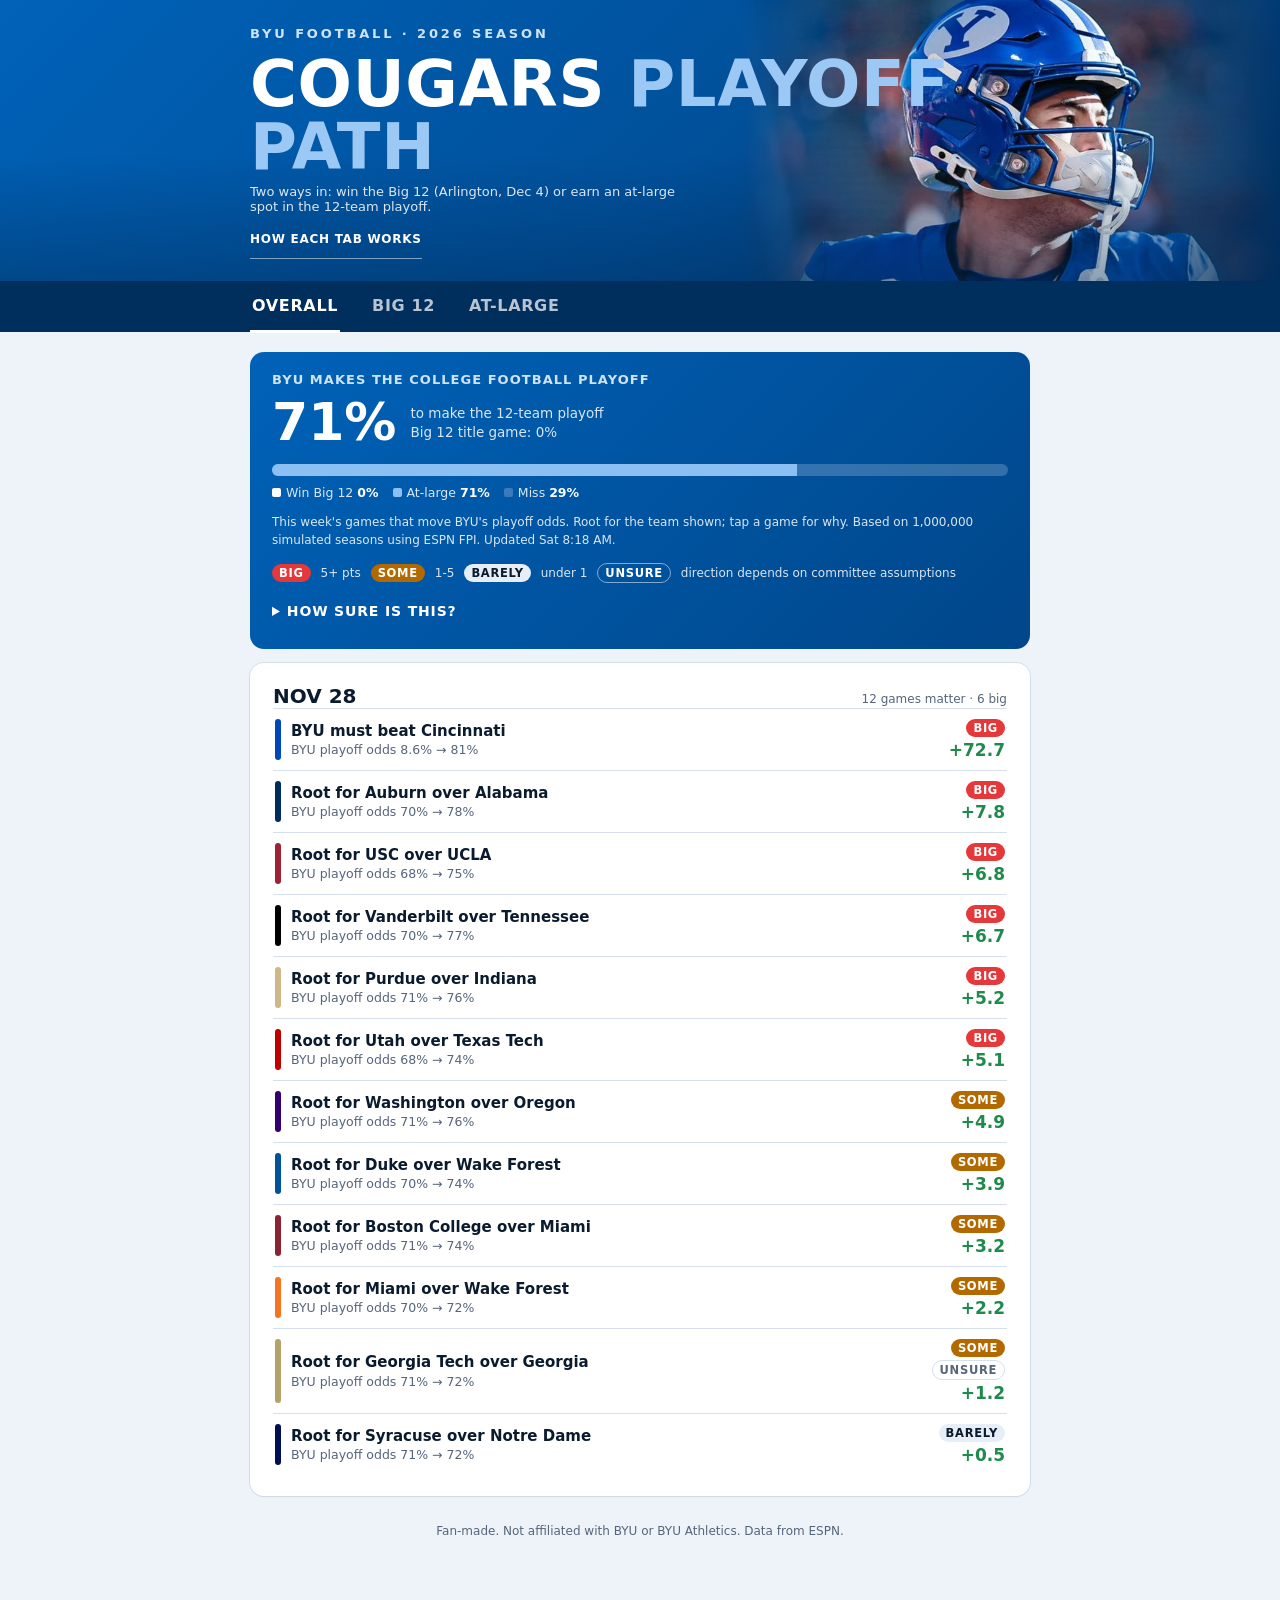
<file: index.html>
<!doctype html><html lang="en"><head><meta charset="utf-8"><title>BYU Playoff Path</title>
<meta http-equiv="refresh" content="0; url=docs/"><link rel="canonical" href="docs/"></head>
<body><a href="docs/">BYU Playoff Path</a></body></html>
</file>
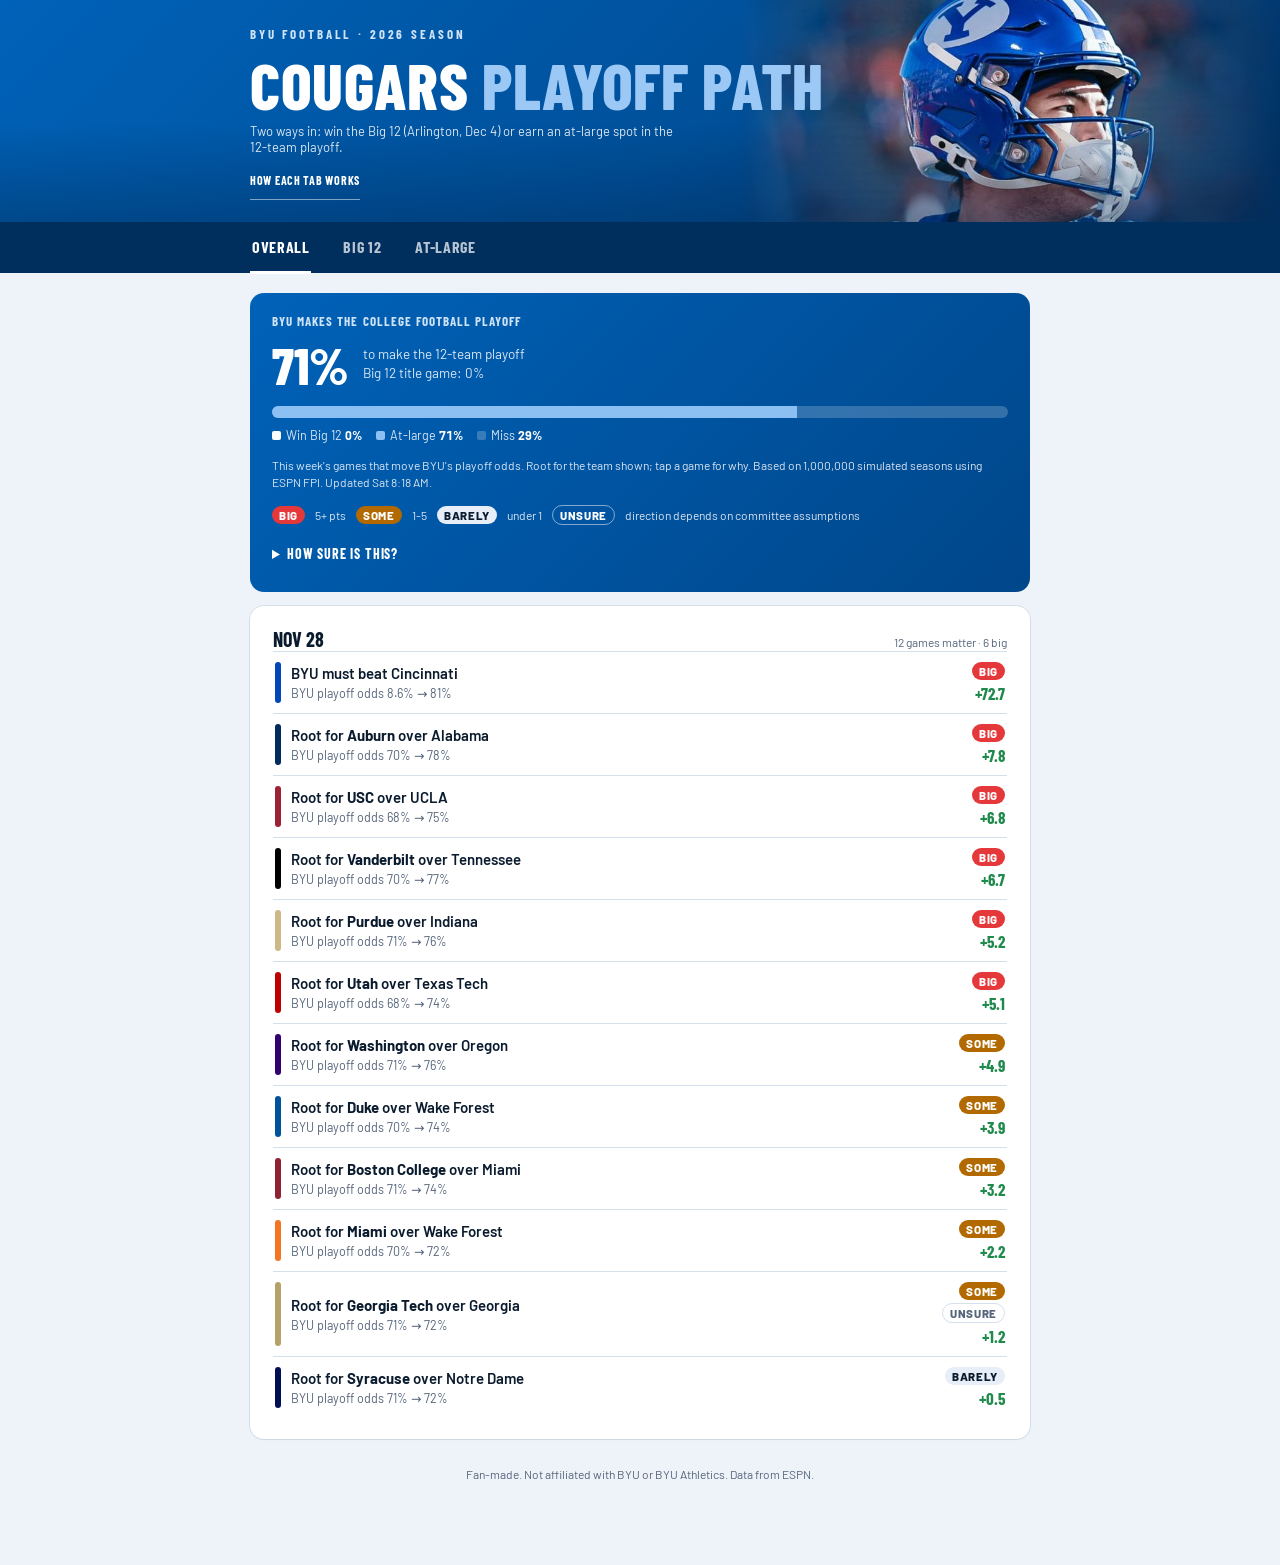
<file: docs/index.html>
<!doctype html><html lang="en"><head><meta charset="utf-8"><meta name="viewport" content="width=device-width,initial-scale=1,viewport-fit=cover"><meta name="description" content="BYU's path to the College Football Playoff: Big 12 title odds, at-large odds and who to root for, live."><style>:root{color-scheme:light;padding-top:env(safe-area-inset-top,0px);padding-bottom:env(safe-area-inset-bottom,0px)}body{margin:0;font:14px system-ui,-apple-system,sans-serif}img{max-width:100%}[hidden]{display:none!important}</style><title>BYU Playoff Path</title>
<meta name="claude:viewport-fit-sides" content="cover">
<link rel="preconnect" href="https://fonts.googleapis.com">
<link rel="stylesheet" href="https://fonts.googleapis.com/css2?family=Barlow+Condensed:wght@600;700;800&family=Barlow:wght@400;500;600&display=swap">
<style>
/* Layout: stadium-scoreboard header, title-game card, contender board, week-by-week pick list */
/* BYU athletics palette: royal blue #0062B8, navy #002E5D, white */
:root{
  --bg:#eef3f9; --card:#ffffff; --fg:#0b1b2e; --muted:#56657a; --line:#d6e0ec;
  --accent:#0062B8; --chip:#e7eef7; --good:#1f8a4c; --warn:#b26a00;
  --royal:#0062B8; --navy:#002E5D; --onroyal:#ffffff;
  --display:"Barlow Condensed","Arial Narrow",system-ui,sans-serif;
  --body:"Barlow",system-ui,-apple-system,sans-serif;
}
@media (prefers-color-scheme: dark){:root:not([data-theme="light"]){
  --bg:#06121f; --card:#0d1e33; --fg:#eef4fb; --muted:#93a6bf; --line:#1d3350; --accent:#5aa7ff; --chip:#15294a; --good:#4cc47f; --warn:#e8a33a; --royal:#0062B8; --navy:#002E5D; color-scheme:dark}}
:root[data-theme="dark"]{--bg:#06121f; --card:#0d1e33; --fg:#eef4fb; --muted:#93a6bf; --line:#1d3350; --accent:#5aa7ff; --chip:#15294a; --good:#4cc47f; --warn:#e8a33a; --royal:#0062B8; --navy:#002E5D; color-scheme:dark}
*{box-sizing:border-box}
[hidden]{display:none!important}
body{background:var(--bg);color:var(--fg);font-family:var(--body);font-size:15px;
  padding-left:max(14px,env(safe-area-inset-left,0px));padding-right:max(14px,env(safe-area-inset-right,0px));padding-block:12px 40px}
.wrap{max-width:560px;margin:0 auto;display:flex;flex-direction:column;gap:14px}
h1{font-family:var(--display);font-weight:800;font-size:30px;letter-spacing:.01em;margin:0;line-height:1;text-transform:uppercase}
h1 span{color:#9cc8f5}
.sub{color:rgba(255,255,255,.86);font-size:13px;margin-top:4px}
/* royal blue header band, edge to edge */
.wrap > header{background:var(--royal);color:var(--onroyal);margin-inline:calc(50% - 50vw);margin-top:-12px;padding:22px max(16px, calc(50vw - 280px)) 18px;border-bottom:4px solid var(--navy)}
.wrap > header .howto{background:rgba(255,255,255,.1);border-color:rgba(255,255,255,.25);color:#fff}
.wrap > header .howto summary,.wrap > header .howgrid p,.wrap > header .howgrid i{color:#fff}
.seg button[aria-selected="true"]{color:var(--royal)!important}
@media (prefers-color-scheme: dark){:root:not([data-theme="light"]) .seg button[aria-selected="true"]{color:#fff!important}}
.fanote{font-size:12px;color:var(--muted);text-align:center;margin-top:8px}
.card{background:var(--card);border:1px solid var(--line);border-radius:14px;padding:14px}
.label{font-family:var(--display);font-weight:700;text-transform:uppercase;letter-spacing:.08em;font-size:13px;color:var(--muted)}
/* title game */
.tg{position:sticky;top:env(safe-area-inset-top,0px);z-index:5;box-shadow:0 6px 18px rgba(0,0,0,.08)}
.tg-row{display:grid;grid-template-columns:1fr auto 1fr;align-items:center;gap:8px;margin-top:8px}
.slot{border-radius:10px;padding:10px;min-height:62px;display:flex;flex-direction:column;justify-content:center;color:#fff;background:var(--chip)}
.slot.tbd{color:var(--muted);border:1px dashed var(--line);background:transparent}
.slot .nm{font-family:var(--display);font-weight:800;font-size:22px;line-height:1;text-transform:uppercase}
.slot .rec{font-size:12px;opacity:.9;margin-top:3px}
.vs{font-family:var(--display);font-weight:700;color:var(--muted)}
.tg-foot{display:flex;justify-content:space-between;align-items:center;gap:8px;margin-top:10px;font-size:12.5px;color:var(--muted)}
.btns{display:flex;gap:6px}
button{font:inherit;cursor:pointer}
.ghost{background:var(--chip);color:var(--fg);border:0;border-radius:8px;padding:7px 10px;font-weight:600;font-size:13px}
.ghost:focus-visible,.tbtn:focus-visible,.tab:focus-visible{outline:2px solid var(--accent);outline-offset:2px}
/* contenders */
.ct{display:flex;flex-direction:column;gap:7px;margin-top:10px}
.crow{display:grid;grid-template-columns:8px minmax(0,1fr) 46px 58px;gap:10px;align-items:center}
.sw{width:8px;height:28px;border-radius:3px}
.cname{font-weight:600;min-width:0}
.cname small{display:block;color:var(--muted);font-weight:400;font-size:12px}
.crec{font-variant-numeric:tabular-nums;color:var(--muted);font-size:13px;text-align:right}
.cpct{font-family:var(--display);font-weight:700;font-size:19px;text-align:right;font-variant-numeric:tabular-nums}
.bar{grid-column:2/5;height:4px;background:var(--chip);border-radius:2px;overflow:hidden;margin-top:-3px}
.bar i{display:block;height:100%;background:var(--accent)}
.pill{display:inline-block;font-size:11px;font-weight:700;padding:1px 6px;border-radius:99px;margin-left:6px;vertical-align:1px;text-transform:uppercase;letter-spacing:.04em}
.pill.in{background:var(--good);color:#fff}.pill.out{background:var(--chip);color:var(--muted)}
.more{margin-top:10px;width:100%}
/* weeks */
.tabs{display:flex;gap:6px;overflow-x:auto;padding-bottom:2px}
.tab{flex:1;min-width:70px;border:1px solid var(--line);background:var(--card);color:var(--fg);border-radius:10px;padding:8px 6px;font-family:var(--display);font-weight:700;font-size:16px;text-transform:uppercase}
.tab small{display:block;font-family:var(--body);font-weight:500;font-size:11px;color:var(--muted);text-transform:none}
.tab[aria-selected="true"]{background:var(--fg);color:var(--bg);border-color:var(--fg)}
.tab[aria-selected="true"] small{color:var(--bg);opacity:.75}
.games{display:flex;flex-direction:column;gap:8px}
.game{display:grid;grid-template-columns:1fr 26px 1fr;gap:6px;align-items:stretch}
.at{align-self:center;text-align:center;color:var(--muted);font-size:12px;font-weight:600}
.tbtn{border:1.5px solid var(--line);background:var(--card);color:var(--fg);border-radius:10px;padding:10px 8px;min-height:52px;text-align:left;display:flex;flex-direction:column;justify-content:center;transition:background .12s,opacity .12s}
.tbtn .tn{font-family:var(--display);font-weight:700;font-size:18px;line-height:1.05;text-transform:uppercase}
.tbtn .tr{font-size:11.5px;color:var(--muted)}
.tbtn.win{color:#fff;border-color:transparent}
.tbtn.win .tr{color:#fff;opacity:.85}
.tbtn.lose{opacity:.45}
.game.hot .tbtn:not(.win){border-color:color-mix(in srgb,var(--accent) 45%,var(--line))}
.wkbar{display:flex;justify-content:space-between;align-items:center;gap:8px;flex-wrap:wrap}
.legend{font-size:12px;color:var(--muted)}
.legend b{color:var(--accent)}
.tag{display:inline-block;font-size:10.5px;font-weight:700;letter-spacing:.04em;padding:1px 5px;border-radius:4px;margin-left:4px;background:var(--chip);color:var(--muted);vertical-align:1px}
.tbtn.win .tag{background:rgba(255,255,255,.22);color:#fff}
.gwrap{display:flex;flex-direction:column;gap:4px}
.gmeta{display:flex;justify-content:space-between;font-size:11.5px;color:var(--muted);padding:0 2px}
.gmeta .sw-l{color:var(--accent);font-weight:700;text-transform:uppercase;letter-spacing:.05em}
.gmeta .up{color:var(--warn);font-weight:700;text-transform:uppercase;letter-spacing:.05em}
.game.swing .tbtn{border-color:var(--accent)}
.tab .dot{color:var(--accent)}
.sc{float:right;font-family:var(--display);font-weight:800;font-size:20px;margin-left:6px}
.tbtn.final{cursor:default}
.gmeta .fin{font-weight:700;text-transform:uppercase;letter-spacing:.05em}
.gmeta .live,.tab .livedot{color:#e5383b;font-weight:700}
.livebar{font-size:12.5px;color:var(--muted)}
.howto{margin-top:10px;background:var(--card);border:1px solid var(--line);border-radius:12px;padding:10px 12px}
.howto summary{font-family:var(--display);font-weight:700;text-transform:uppercase;letter-spacing:.06em;font-size:14px;cursor:pointer}
.howgrid{display:flex;flex-direction:column;gap:12px;margin-top:10px}
.howgrid b{font-family:var(--display);font-size:16px;text-transform:uppercase;letter-spacing:.03em}
.howgrid p{margin:5px 0 0;font-size:13.5px;line-height:1.45;color:var(--fg)}
.howgrid i{color:var(--muted);font-style:normal;font-weight:600}
/* standings */
table{width:100%;border-collapse:collapse;font-size:14px;font-variant-numeric:tabular-nums}
td{padding:6px 4px;border-top:1px solid var(--line)}
td.r{text-align:right;color:var(--muted)}
tr.top td{font-weight:700}
.why{margin:8px 0 0;padding-left:18px;color:var(--muted);font-size:13px;display:flex;flex-direction:column;gap:4px}
.why b{color:var(--fg);font-weight:600}
.note{font-size:12px;color:var(--muted);line-height:1.45}
details summary{cursor:pointer;font-family:var(--display);font-weight:700;text-transform:uppercase;letter-spacing:.06em;font-size:14px}
@media (prefers-reduced-motion:reduce){.tbtn{transition:none}}
</style>
<style>
.seg{display:grid;grid-template-columns:repeat(3,1fr);background:var(--chip);border-radius:12px;padding:4px;gap:4px}
.seg button{font-size:14px!important;padding:9px 4px!important;border:0;background:transparent;color:var(--muted);border-radius:9px;padding:9px;font-family:var(--display);font-weight:700;font-size:16px;text-transform:uppercase;letter-spacing:.04em}
.seg button[aria-selected="true"]{background:var(--card);color:var(--fg);box-shadow:0 1px 3px rgba(0,0,0,.12)}
.seg button:focus-visible{outline:2px solid var(--accent);outline-offset:2px}
.odds{display:flex;flex-direction:column;gap:8px;margin-top:10px}
.orow{display:grid;grid-template-columns:8px minmax(0,1fr) 52px 52px;gap:10px;align-items:center;border:0;background:transparent;color:var(--fg);text-align:left;padding:2px 0}
.orow .cname small{display:block;color:var(--muted);font-size:12px}
.ohead{display:grid;grid-template-columns:8px minmax(0,1fr) 52px 52px;gap:10px;font-size:11px;color:var(--muted);text-transform:uppercase;letter-spacing:.06em;font-weight:600}
.ohead span:nth-child(n+3),.orow .num{text-align:right}
.num{font-family:var(--display);font-weight:700;font-size:19px;font-variant-numeric:tabular-nums}
.num.dim{color:var(--muted);font-size:16px}
.mu{display:flex;flex-direction:column;gap:6px;margin-top:10px}
.murow{display:grid;grid-template-columns:minmax(0,1fr) 56px;gap:8px;align-items:center}
.mubar{height:30px;border-radius:7px;display:flex;overflow:hidden;font-size:13px;font-weight:600;color:#fff}
.mubar span{display:flex;align-items:center;padding:0 8px;white-space:nowrap;overflow:hidden;text-overflow:ellipsis;min-width:0;flex:1}
.chips{display:flex;gap:6px;overflow-x:auto;padding-bottom:4px;margin-top:10px}
.chipb{flex:none;border:1.5px solid var(--line);background:var(--card);color:var(--fg);border-radius:99px;padding:6px 12px;font-weight:600;font-size:13.5px}
.chipb[aria-pressed="true"]{color:#fff;border-color:transparent}
.chipb:focus-visible{outline:2px solid var(--accent);outline-offset:2px}
.big{display:flex;align-items:baseline;gap:10px;margin-top:10px}
.big b{font-family:var(--display);font-size:44px;line-height:1;font-weight:800}
.big span{color:var(--muted);font-size:13px}
.ptable{width:100%;border-collapse:collapse;margin-top:10px;font-size:13.5px}
.ptable th{font-size:11px;text-transform:uppercase;letter-spacing:.05em;color:var(--muted);font-weight:600;text-align:left;padding:4px}
.ptable th.r,.ptable td.r{text-align:right}
.ptable td{padding:7px 4px;border-top:1px solid var(--line);vertical-align:middle}
.wl{display:inline-flex;gap:3px;flex-wrap:wrap}
.wl i{font-style:normal;font-size:11px;font-weight:700;padding:2px 5px;border-radius:4px;background:var(--chip);color:var(--muted)}
.wl i.w{background:var(--good);color:#fff}
.res{font-family:var(--display);font-weight:700;font-size:16px;font-variant-numeric:tabular-nums}
.res.lock{color:var(--good)} .res.out{color:var(--muted)}
.root{display:flex;flex-direction:column;gap:6px;margin-top:8px}
.rrow{display:grid;grid-template-columns:minmax(0,1fr) auto;gap:8px;font-size:13.5px;padding:7px 0;border-top:1px solid var(--line)}
.rrow small{display:block;color:var(--muted);font-size:12px}
.delta{font-family:var(--display);font-weight:700;color:var(--good);font-size:16px;text-align:right}
.sched{display:flex;flex-direction:column;gap:4px;margin-top:8px;font-size:13.5px}
.sched div{display:flex;justify-content:space-between;gap:8px}
.sched span:last-child{color:var(--muted);font-variant-numeric:tabular-nums}
.h3{font-family:var(--display);font-weight:700;text-transform:uppercase;letter-spacing:.06em;font-size:14px;margin-top:16px}
.pbrows{display:flex;flex-direction:column;gap:6px;margin-top:10px}
.pbrow{display:flex;justify-content:space-between;align-items:center;gap:10px;font-size:14px}
.pbrow select{font:inherit;font-size:14px;padding:6px 8px;border-radius:8px;border:1px solid var(--line);background:var(--card);color:var(--fg);min-width:0}
.pbout{display:flex;flex-direction:column;gap:2px;margin-top:12px;padding:12px;border-radius:10px;background:var(--chip)}
.pbout .res{font-size:26px}
.pbout span:last-child{font-size:12.5px;color:var(--muted)}
.gtop{display:flex;justify-content:space-between;align-items:flex-end;gap:12px}
#mySel{font:inherit;font-family:var(--display);font-weight:800;font-size:24px;text-transform:uppercase;border:0;background:transparent;color:var(--fg);padding:0;margin-top:2px;max-width:100%}
.gbig{text-align:right}.gbig b{display:block;font-family:var(--display);font-size:40px;line-height:1;font-weight:800}
.gbig span{font-size:12px;color:var(--muted)}
.legend2{display:flex;flex-wrap:wrap;gap:6px 10px;align-items:center;margin-top:10px;font-size:12px;color:var(--muted)}
.care{display:inline-block;font-size:11px;font-weight:800;letter-spacing:.06em;text-transform:uppercase;padding:2px 7px;border-radius:99px}
.care.c3{background:#e5383b;color:#fff}.care.c2{background:var(--warn);color:#fff}.care.c1{background:var(--chip);color:var(--fg)}.care.c0{background:transparent;color:var(--muted);border:1px solid var(--line)}
.wkh{display:flex;justify-content:space-between;align-items:baseline}
.wkh b{font-family:var(--display);font-size:20px;text-transform:uppercase}
.wkh span{font-size:12px;color:var(--muted)}
.grow{display:grid;grid-template-columns:6px minmax(0,1fr) auto;gap:10px;padding:10px 0;border-top:1px solid var(--line);align-items:center}
.grow .bar6{width:6px;align-self:stretch;border-radius:3px}
.grow .main{min-width:0}
.grow .main .r1{font-weight:600;font-size:15px}
.grow .main .r2{font-size:12.5px;color:var(--muted);margin-top:2px}
.grow .side{text-align:right;display:flex;flex-direction:column;align-items:flex-end;gap:3px}
.grow .pts{font-family:var(--display);font-weight:700;font-size:17px;color:var(--good)}
.grow.dim .main .r1{color:var(--muted);font-weight:500}
.grow .st{font-size:11.5px;font-weight:700}
.grow .st.live{color:#e5383b}.grow .st.good{color:var(--good)}.grow .st.bad{color:#e5383b}
.rootchip{font-size:11.5px;font-weight:700;color:var(--fg)}
.rootchip .care{margin-left:4px}
.cfpbig{display:flex;align-items:baseline;gap:12px;margin-top:6px}
.cfpbig b{font-family:var(--display);font-size:52px;line-height:1;font-weight:800;color:var(--accent)}
.cfpbig span{font-size:13px;color:var(--muted);line-height:1.35}
.split{display:flex;height:12px;border-radius:6px;overflow:hidden;background:var(--chip);margin-top:12px}
.split i{display:block;height:100%}
.splitlbl{display:flex;flex-wrap:wrap;gap:4px 14px;font-size:12.5px;color:var(--muted);margin-top:6px}
.splitlbl b{color:var(--fg);font-variant-numeric:tabular-nums}
.splitlbl .dt{display:inline-block;width:9px;height:9px;border-radius:2px;margin-right:5px;vertical-align:0}
.grow .ccg{font-size:11.5px;color:var(--muted)}
.rk{display:grid;grid-template-columns:34px 1fr 44px;gap:8px;align-items:center;font-size:13px;font-variant-numeric:tabular-nums}
.rk .bb{height:14px;border-radius:3px;background:#0062B8}
.rk.out .bb{background:var(--line)}
.rkwrap{display:flex;flex-direction:column;gap:4px;margin-top:10px}
.rk > div{min-width:0;overflow:hidden}
#alView > *{min-width:0}
.cut{border-top:2px dashed var(--warn);margin:3px 0;position:relative}
.cut span{position:absolute;right:0;top:-9px;background:var(--card);padding:0 4px;font-size:11px;color:var(--warn);font-weight:700}
.ptable tr.me td{background:color-mix(in srgb,#0062B8 14%,transparent)}
.grow.tap{cursor:pointer}
.whyline{margin-top:6px;font-size:13px;line-height:1.4;color:var(--fg);background:var(--chip);border-radius:8px;padding:7px 9px}
/* ---- desktop layout: one clean centered column, everything the same width ---- */
@media (min-width: 1000px){
  body{padding-block:48px 72px}
  .wrap{max-width:780px;gap:20px}
  .wrap > *,#alView > *{min-width:0}
  .rk > div{min-width:0;overflow:hidden}
  .wrap > header{display:flex;flex-wrap:wrap;align-items:baseline;gap:6px 18px;margin-top:-48px;padding:40px max(16px, calc(50vw - 390px)) 26px}
  .wrap > header .sub{margin:0}
  .howto{order:3;flex-basis:100%;margin:0;padding:0;border:0;background:none!important}
  .howto summary{display:inline-block;font-size:12px;color:#fff;border-bottom:1px solid rgba(255,255,255,.5);padding-bottom:1px}
  .howto[open]{background:rgba(255,255,255,.1)!important;border:1px solid rgba(255,255,255,.25);border-radius:12px;padding:14px 16px}
  h1{font-size:44px}
  .seg{background:none;padding:0;gap:28px;display:flex;border-bottom:1px solid var(--line);border-radius:0}
  .seg button{flex:none;border-radius:0;padding:10px 2px!important;background:none!important;box-shadow:none!important;border-bottom:2px solid transparent!important;margin-bottom:-1px;font-size:15px!important}
  .seg button[aria-selected="true"]{border-bottom-color:var(--accent)!important;border-bottom-width:3px!important}
  .card{padding:20px 22px;border-color:transparent;box-shadow:0 1px 2px rgba(0,0,0,.04),0 0 0 1px var(--line)}
  .wrap > section.tg{box-shadow:0 1px 2px rgba(0,0,0,.04),0 0 0 1px var(--line)}
  .games{display:grid;grid-template-columns:repeat(2,minmax(0,1fr));gap:10px 16px}
  .howgrid{display:grid;grid-template-columns:repeat(2,minmax(0,1fr));gap:24px}
  .grow:hover,.orow:hover{background:color-mix(in srgb,var(--chip) 50%,transparent)}
}
/* ---- BYU football theme: royal + navy + white, yard-line hero, navy tab bar ---- */
.wrap > header.hero{
  background:
    repeating-linear-gradient(90deg,rgba(255,255,255,.07) 0 2px,transparent 2px 64px),
    linear-gradient(135deg,#0062B8 0%,#00509a 55%,#002E5D 100%);
  border-bottom:0;padding-top:26px;padding-bottom:22px}
.eyebrow{font-family:var(--display);font-weight:700;font-size:13px;letter-spacing:.22em;text-transform:uppercase;color:#cfe3f7;margin-bottom:6px}
.hero h1{font-size:40px;color:#fff}
.hero h1 span{color:#9cc8f5}
.heroinfo{display:flex;flex-wrap:wrap;gap:8px;margin-top:12px}
.hchip{font-size:13px;color:#fff;background:rgba(255,255,255,.13);border:1px solid rgba(255,255,255,.28);border-radius:99px;padding:5px 11px;white-space:nowrap}
.hchip b{font-family:var(--display);font-size:15px;letter-spacing:.02em}
.hchip.live{background:#fff;color:#c8102e;border-color:#fff;font-weight:700}
.wrap > .seg{position:sticky;top:0;z-index:20;background:var(--navy);margin-inline:calc(50% - 50vw);margin-top:-14px;border-radius:0;padding:0 max(16px, calc(50vw - 280px));display:flex;gap:4px}
.wrap > .seg button{flex:1;background:none!important;box-shadow:none!important;color:rgba(255,255,255,.72)!important;border-radius:0;border-bottom:3px solid transparent!important;padding:13px 4px!important}
.wrap > .seg button[aria-selected="true"]{color:#fff!important;border-bottom-color:#fff!important}
.tg{top:48px}
.label{color:var(--accent)}
#guideView > section:first-child{background:linear-gradient(135deg,#0062B8,#00468a);border:0;color:#fff}
#guideView > section:first-child .label{color:#cfe3f7}
#guideView > section:first-child .cfpbig b{color:#fff}
#guideView > section:first-child .cfpbig span,#guideView > section:first-child .note,#guideView > section:first-child .splitlbl,#guideView > section:first-child .legend2{color:rgba(255,255,255,.85)}
#guideView > section:first-child .splitlbl b{color:#fff}
#guideView > section:first-child .split{background:rgba(255,255,255,.2);margin-top:18px}
#guideView > section:first-child .cfpbig{margin-top:12px}
#guideView > section:first-child .splitlbl{margin-top:9px}
#guideView > section:first-child #gnote{margin-top:14px!important}
#guideView > section:first-child .legend2{margin-top:14px}
#guideView > section:first-child summary,#guideView > section:first-child .why,#guideView > section:first-child .why b{color:#fff}
#guideView > section:first-child .care.c0{color:#fff;border-color:rgba(255,255,255,.5)}
/* ---- mobile polish (audit) ---- */
.tg{position:sticky;top:46px;z-index:15;box-shadow:0 8px 18px rgba(0,30,70,.12)}
.hero h1{font-size:34px;line-height:.98}
.hero h1 span{display:block}
.wrap > header.hero .sub{max-width:34em}
.tbtn{min-height:56px;min-width:0}
.game{grid-template-columns:minmax(0,1fr) 26px minmax(0,1fr)}
.tbtn .tn{display:flex;align-items:center;gap:5px;white-space:nowrap;overflow:hidden;font-size:17px}
.tbtn .sc{float:none;margin-left:auto;padding-left:4px}
.tbtn .tag{flex:none;font-size:11px}
.tbtn .tr{font-size:12px}
.gmeta{font-size:12.5px;align-items:center;gap:8px;min-height:20px}
.st,.grow .ccg{font-size:12.5px}
.care{font-size:11.5px}
.chipb{padding:8px 14px;min-height:38px}
.ghost{min-height:38px;padding:8px 14px}
.pbrow select{min-height:40px}
#wkbig{margin:14px 0 18px}
#wkgames .grow:first-child{border-top:1px solid var(--line)}
.grow{padding-inline:2px}
details > summary{padding-block:10px;list-style-position:inside}
.wrap > header.hero .howto summary{padding-block:12px}
.cfpbig{display:grid;grid-template-columns:auto minmax(0,1fr);align-items:center;column-gap:14px}
.cfpbig b{line-height:.9}
.cfpbig span{font-size:13.5px;line-height:1.4}
.ptable td,.ptable th{padding-inline:6px}
.grow .main .r1{line-height:1.25}
@media (min-width:1000px){
  .hero h1{font-size:64px}
  .hero h1 span{display:inline}
  .wrap > .seg{margin-top:-20px;padding:0 max(16px, calc(50vw - 390px));gap:30px;border-bottom:0}
  .wrap > .seg button{flex:none;font-size:16px!important;padding:15px 2px!important}
  #guideView > section:first-child{box-shadow:none}
}

/* ---- hero photo (layout 2: player on the right, fading into royal behind the title) ---- */
.wrap > header.hero{position:relative;overflow:hidden;isolation:isolate;background:linear-gradient(135deg,#0062B8 0%,#00509a 55%,#002E5D 100%)}
.wrap > header.hero > *:not(.hphoto):not(.hfade){position:relative;z-index:2}
.hphoto{position:absolute;z-index:0;top:0;bottom:0;right:0;width:62%;background:url(img/hero.jpg) center 18%/cover no-repeat}
.hfade{position:absolute;z-index:1;inset:0;background:linear-gradient(90deg,#0062B8 0%,#0062B8 46%,rgba(0,98,184,.78) 62%,rgba(0,70,140,.3) 82%,rgba(0,46,93,.12) 100%),linear-gradient(0deg,rgba(0,46,93,.55),transparent 45%)}
.wrap > header.hero .howto[open]{background:rgba(0,46,93,.85)!important}
.wrap > header.hero .sub{max-width:60%}
.wrap > header.hero .howto{background:rgba(0,46,93,.55)}
@media (min-width:1000px){
  .wrap > header.hero .sub{max-width:34em}
  .wrap > header.hero .howto{background:none}
  .hphoto{width:max(400px,min(560px,calc(100vw - 740px)));right:max(0px,calc(50vw - 720px));-webkit-mask-image:linear-gradient(90deg,transparent 0,#000 28%,#000 72%,transparent 100%);mask-image:linear-gradient(90deg,transparent 0,#000 28%,#000 72%,transparent 100%)}
  .hfade{background:linear-gradient(0deg,rgba(0,46,93,.45),transparent 45%)}
}
.ptable .up{color:var(--good);font-weight:700}.ptable .dn{color:#d1343a;font-weight:700}.ptable .eq{color:var(--muted)}.ptable .new{color:var(--accent);font-weight:700;font-size:11.5px;text-transform:uppercase}
#rkView > *{min-width:0}
#wkboard{table-layout:fixed;width:100%}
#wkboard th:nth-child(1){width:34px}
#wkboard th:nth-child(3){width:64px}
#wkboard th:nth-child(4){width:84px}
#wkboard td{overflow:hidden;text-overflow:ellipsis}
#wkboard tr.rkwhy td{white-space:normal;overflow:visible}
tr.rkrow{cursor:pointer}
.tapnote{display:block;font-weight:600;color:var(--accent);margin-bottom:2px}
tr.rkrow .chev{color:var(--muted);font-size:11px;margin-left:2px}
tr.rkwhy td{border-top:0;padding-top:0;padding-bottom:12px;font-size:13px;line-height:1.45;color:var(--muted)}
</style>
</head><body><div class="wrap">
  <header class="hero">
    <div class="hphoto" aria-hidden="true"></div><div class="hfade" aria-hidden="true"></div>
    <div class="eyebrow">BYU Football · 2026 Season</div>
    <h1>Cougars <span>Playoff Path</span></h1>
    <div class="sub">Two ways in: win the Big 12 (Arlington, Dec 4) or earn an at-large spot in the 12-team playoff.</div>
    <details class="howto">
      <summary>How each tab works</summary>
      <div class="howgrid">
        <div><b>1. Overall: the bottom line</b>
          <p>The big number is BYU's chance to make the 12-team playoff. The bar splits it into the two routes: win the Big 12 or get an at-large bid.</p>
          <p>The game list is this week's games, ranked by how much each result changes that number. Root for the team shown, and tap any game to see why.</p>
          <p><i>How it works:</i> the model plays out the rest of the season 1 million times (every game, the conference title games and the committee's final ranking), then fills the 12-team bracket. Game odds come from ESPN's power ratings.</p>
          <p>If you only check one tab, check this one.</p></div>
        <div><b>2. Big 12: route 1, win the conference</b>
          <p>Up top is the projected title game and standings if every favorite wins. Tap any game to flip the winner and see how the race changes.</p>
          <p>Further down are the exact odds to reach Arlington and every path for each team.</p>
          <p><i>How it works:</i> no guessing. It checks every possible outcome of the remaining Big 12 games (268 million of them) and runs each one through the official Big 12 tiebreakers. It's math, not a model.</p>
          <p>Use this tab to play out scenarios. It covers every remaining week.</p></div>
        <div><b>3. At-large: route 2, get picked by the committee</b>
          <p>The top section shows where BYU should land in the committee's next ranking and which games this week move it up.</p>
          <p>Below that: BYU's at-large odds by how it finishes, where it's likely to land in the final ranking, and the teams it's competing with for a spot.</p>
          <p><i>How it works:</i> Claude went through all 13 real committee rankings from 2024, 2025 and this season to learn what the committee actually values week to week, then built the model off that. What it values most: losses (by far), how good a team looks (ESPN's power rating), how hard its record was to get, and being in a power conference. Head-to-head and good wins matter less. Tested on seasons it never saw, it lands within 2 to 3 spots on average and gets 10 to 12 of the top 12 right.</p>
          <p>Use this tab to see whether BYU should move up after each week.</p></div>
      </div>
    </details>
  </header>

  <div class="seg seg3" role="tablist"><button role="tab" id="vGuide" aria-selected="true">Overall</button><button role="tab" id="vB12" aria-selected="false">Big 12</button><button role="tab" id="vAL" aria-selected="false">At-large</button><button role="tab" id="vRK" aria-selected="false" hidden>Rankings</button></div>
  <div id="guideView" style="display:flex;flex-direction:column;gap:14px">
    <section class="card">
      <div class="label">BYU makes the College Football Playoff</div>
      <div class="cfpbig" id="cfpbig"></div>
      <div class="split" id="split"></div>
      <p class="note" id="gnote" style="margin:8px 0 0"></p>
      <div class="legend2"><span class="care c3">Big</span> 5+ pts <span class="care c2">Some</span> 1-5 <span class="care c1">Barely</span> under 1 <span class="care c0">Unsure</span> direction depends on committee assumptions</div>
      <details style="margin-top:10px"><summary>How sure is this?</summary><ul class="why"><li><b>Verified exactly:</b> all 16 Big 12 records and all 40 October scores match ESPN. The tiebreakers were checked by hand against the official procedure. Big 12 title-game odds come from checking every possible outcome, not sampling.</li><li><b>Committee model:</b> learned from the committee's 13 real rankings in 2024, 2025 and this season. On seasons it hadn't seen, it was off by about 2 to 3 spots on average and matched 10 to 12 of the top 12.</li><li><b>Still a model:</b> changing its assumptions moves BYU between the range shown above.</li><li><b>Game odds:</b> ESPN FPI. Upsets happen more than ratings say in some weeks and less in others.</li><li><b>Unsure games:</b> the right side to root for flips depending on the committee assumptions.</li></ul></details>
    </section>
    <div id="gweeks" style="display:flex;flex-direction:column;gap:14px"></div>
  </div>
  <div id="alView" hidden style="display:flex;flex-direction:column;gap:14px">
    <section class="card">
      <div class="label">Move BYU up in the next ranking</div>
      <p class="note" style="margin:6px 0 0">This week's results that push BYU highest in the committee's next ranking. Tap a game for why.</p>
      <div class="chips" id="wkchips" style="flex-wrap:wrap"></div>
      <div class="cfpbig" id="wkbig"></div>
      <div id="wkgames"></div>
    </section>
    <section class="card">
      <div class="label" id="wkboardlbl">Projected ranking</div>
      <p class="note" style="margin:6px 0 0" id="wkboardnote"></p>
      <table class="ptable" id="wkboard"></table>
    </section>
    <section class="card">
      <div class="label">BYU at-large bid</div>
      <div class="cfpbig" id="albig"></div>
      <p class="note" id="alnote" style="margin:8px 0 0"></p>
    </section>
    <section class="card" hidden><div class="label">By BYU's finish</div><table class="ptable" id="altab"></table></section>
    <section class="card" hidden><div class="label">Where BYU lands in the final ranking</div><p class="note" style="margin:6px 0 0">If BYU doesn't win the Big 12. Line = usual cut for the last at-large spot.</p><div id="alrank"></div></section>
    <section class="card" hidden><div class="label">The bubble</div><p class="note" style="margin:6px 0 0">Every team with a real shot. Teams near BYU are who it's competing with.</p><table class="ptable" id="bubble"></table></section>
    <section class="card"><details><summary>How the at-large model works</summary><ul class="why" id="alhow"></ul></details></section>
  </div>
  <div id="rkView" hidden style="display:flex;flex-direction:column;gap:14px">
    <section class="card">
      <div class="label">Scorecard</div>
      <p class="note" style="margin:6px 0 0" id="rknote"></p>
      <table class="ptable" id="rkscore"></table>
    </section>
    <section class="card" id="rkcmpcard" hidden>
      <div class="label" id="rkcmplbl">Projected vs actual</div>
      <p class="note" style="margin:6px 0 0">Green = within 2 spots. Teams the model missed entirely show a dash.</p>
      <table class="ptable" id="rkcmp"></table>
    </section>
  </div>
  <section class="card tg" aria-live="polite">
    <div class="label">Projected championship game</div>
    <div class="tg-row"><div class="slot" id="s1"></div><div class="vs">VS</div><div class="slot" id="s2"></div></div>
    <div class="tg-foot"><span id="tgnote"></span><div class="btns"><button class="ghost" id="reset">Reset to favorites</button></div></div>
  </section>

  <section class="card">
    <div class="label">Projected standings</div>
    <table id="st"></table>
    <button class="ghost more" id="moreBtn"></button>
    <ul class="why" id="why"></ul>
  </section>

  <section class="card" style="display:flex;flex-direction:column;gap:12px">
    <div class="wkbar"><div class="label">Pick the games</div><div class="livebar" id="livenote"></div></div><div class="wkbar"><div class="legend"><b>Swing</b> = flipping it changes the title game</div></div>
    <div class="tabs" role="tablist" id="tabs"></div>
    <div class="games" id="games"></div>
  </section>


  <div id="pathView" hidden style="display:flex;flex-direction:column;gap:14px">
    <section class="card">
      <div class="label">Odds to reach Arlington</div>
      <p class="note" id="pnote" style="margin:6px 0 0"></p>
      <div class="odds" id="odds"></div>
    </section>
    <section class="card">
      <div class="label">Most likely title games</div>
      <div class="mu" id="mu"></div>
    </section>
    <section class="card">
      <div class="label">Team path</div>
      <div class="chips" id="chips"></div>
      <div id="tp"></div>
    </section>
  </div>

  <section class="card" id="howCard">
    <details>
      <summary>How favorites and tiebreaks work</summary>
      <ul class="why">
        <li><b>Order of steps:</b> (a) head-to-head, (b) record vs common opponents, (c) record vs the next-best common opponent going down the standings, (d) opponents' combined conference record, (e) total wins, (f) SportSource rating.</li>
        <li><b>3+ team ties:</b> round robin counts only if every tied team played all the others, or one team beat all of them. Otherwise skip to (b).</li>
        <li><b>Seed, then restart:</b> the steps run until one team comes out on top. That team is seeded and the rest start over from (a). Two left means the two-team procedure.</li>
        <li><b>Step (c):</b> tied opponents count as one group. Record vs the #1 team counts for teams tied at #2. Record vs teams from your own original tie does not count, even after they've been seeded.</li>
        <li><b>Hidden swing games:</b> big ties often come down to (d), so games between non-contenders can still decide the title game.</li>
        <li><b>Favorites:</b> every game's line comes from ESPN's Football Power Index (FPI): the rating difference plus 2.5 points for home field.</li>
        <li><b>Paths &amp; odds:</b> every possible outcome of the games still left is run through the tiebreakers. Each one is weighted by how likely it is: a spread turns into a win chance using a normal curve with a 14-point standard deviation (a 7-point favorite wins about 69% of the time).</li>
        <li><b>Estimates:</b> (e) and (f) can't be known ahead of time. When a tie gets that far, the sim uses an estimated ranking and marks it "est."</li>
      </ul>
      <p class="note">Source: <a href="https://big12sports.com/documents/2024/9/5/Big_12_Football_2024_Tiebreaker_Policy.pdf" target="_blank" rel="noopener">Big 12 2024 Tiebreaker Policy</a>. Results through Oct 31 from bball.notnothing.net; Nov 6 onward from ESPN.</p>
    </details>
  </section>
  <p class="fanote" id="fanote">Fan-made. Not affiliated with BYU or BYU Athletics. Data from ESPN.</p>
</div>
<script>
// ==== Big 12 tiebreak engine ====
const TEAMS = {
  UTAH:{n:"Utah",c:"#CC0000"}, BYU:{n:"BYU",c:"#0062B8"}, TTU:{n:"Texas Tech",c:"#CC0000"},
  ARIZ:{n:"Arizona",c:"#0C234B"}, BAY:{n:"Baylor",c:"#154734"}, HOU:{n:"Houston",c:"#C8102E"},
  OKST:{n:"Oklahoma St",c:"#FF7300"}, ASU:{n:"Arizona St",c:"#8C1D40"}, UCF:{n:"UCF",c:"#BA9B37"},
  CIN:{n:"Cincinnati",c:"#E00122"}, ISU:{n:"Iowa St",c:"#C8102E"}, TCU:{n:"TCU",c:"#4D1979"},
  WVU:{n:"West Virginia",c:"#002855"}, COLO:{n:"Colorado",c:"#A2844D"}, KU:{n:"Kansas",c:"#0051BA"},
  KSU:{n:"Kansas St",c:"#512888"}
};
const IDS = Object.keys(TEAMS);
// played: [home, away, homeScore, awayScore]
const PLAYED = [
 ["BYU","ARIZ",28,17],["TTU","HOU",28,26],["KU","ASU",17,24],
 ["BAY","COLO",23,13],["UCF","TCU",21,13],["CIN","KSU",31,26],["ISU","UTAH",17,31],["WVU","OKST",24,41],
 ["ARIZ","CIN",34,7],["ASU","BAY",19,55],["COLO","TTU",7,29],["HOU","UCF",27,17],["ISU","WVU",45,42],["TCU","BYU",10,17],
 ["BYU","ISU",24,10],["KSU","HOU",16,35],["OKST","UCF",42,28],["UTAH","KU",41,24],["WVU","ARIZ",31,52],
 ["BAY","TCU",6,17],["COLO","UTAH",24,27],["HOU","OKST",35,32],["KSU","KU",35,24],["TTU","ASU",53,25],["WVU","CIN",45,42],
 ["ARIZ","ISU",39,3],["ASU","KSU",28,17],["UCF","BYU",39,31],["CIN","TTU",37,24],["KU","BAY",25,24],["OKST","COLO",57,24],["TCU","WVU",20,24],["UTAH","HOU",21,13],
 ["UCF","BAY",9,41],["BYU","ASU",27,20],["CIN","UTAH",25,49],["COLO","KSU",27,24],["ISU","OKST",51,49],["TCU","KU",22,16],["TTU","ARIZ",34,26]
];
// remaining: [home, away, weekLabel]
const REMAINING = [
 ["ARIZ","TCU","Nov 7"],["ASU","COLO","Nov 7"],["BAY","ISU","Nov 7"],["HOU","CIN","Nov 7"],["KU","UCF","Nov 7"],["KSU","OKST","Nov 7"],["TTU","WVU","Nov 7"],["UTAH","BYU","Nov 7"],
 ["COLO","HOU","Nov 14"],["ARIZ","UTAH","Nov 14"],["BYU","BAY","Nov 14"],["UCF","ASU","Nov 14"],["ISU","CIN","Nov 14"],["OKST","TTU","Nov 14"],["TCU","KSU","Nov 14"],["WVU","KU","Nov 14"],
 ["UCF","ISU","Nov 21"],["ASU","OKST","Nov 21"],["BAY","TTU","Nov 21"],["CIN","COLO","Nov 21"],["KU","BYU","Nov 21"],["KSU","ARIZ","Nov 21"],["TCU","UTAH","Nov 21"],["WVU","HOU","Nov 21"],
 ["TTU","TCU","Nov 28"],["UTAH","WVU","Nov 28"],["ARIZ","ASU","Nov 28"],["BYU","CIN","Nov 28"],["COLO","UCF","Nov 28"],["HOU","BAY","Nov 28"],["ISU","KSU","Nov 28"],["OKST","KU","Nov 28"]
];
// Fallback for steps 5-6 (total wins / SportSource rating): estimated order, editable
const RATING = ["UTAH","TTU","BYU","HOU","ARIZ","OKST","BAY","CIN","UCF","ASU","ISU","TCU","WVU","KSU","COLO","KU"];

const N = IDS.length, IDX = {}; IDS.forEach((t,i)=>IDX[t]=i);
const OPP = IDS.map(()=>new Set());
for (const [h,a] of [...PLAYED,...REMAINING]) { OPP[IDX[h]].add(IDX[a]); OPP[IDX[a]].add(IDX[h]); }
const BASE_RESULTS = PLAYED.map(([h,a,hs,as]) => hs>as ? [IDX[h],IDX[a]] : [IDX[a],IDX[h]]);

// picks: array (len REMAINING) of winner index or -1
function buildState(picks){
  const wins = new Array(N).fill(0), beat = Array.from({length:N},()=>new Int8Array(N));
  const add = (w,l)=>{ wins[w]++; beat[w][l]=1; };
  for (const [w,l] of BASE_RESULTS) add(w,l);
  picks.forEach((w,i)=>{ if(w<0) return; const h=IDX[REMAINING[i][0]], a=IDX[REMAINING[i][1]]; add(w, w===h?a:h); });
  return {wins, beat};
}
const STEP = ["Head-to-head / round robin","Record vs common opponents","Record vs top common opponent","Opponents' combined record","Total wins / rating metric"];

function winPctVs(S, t, set){ let w=0,g=0; for(const o of set){ if(S.beat[t][o]){w++;g++;} else if(S.beat[o][t]){g++;} } return g?w/g:0; }

// resolve a tie group -> ordered array. Seed the top team, then restart with the rest.
function resolve(S, group, log){
  if (group.length<=1) return group.slice();
  const t = seedTop(S, group, log);
  return [t, ...resolve(S, group.filter(x=>x!==t), log)];
}
// run the procedure until one team has the advantage
function seedTop(S, g, log){
  if (g.length===1) return g[0];
  const narrow = (vals, step, extra)=>{
    const best=Math.max(...vals); if (vals.every(v=>v===best)) return null;
    const lead=g.filter((t,i)=>vals[i]===best);
    note(log, step, lead, g.filter(t=>!lead.includes(t)), extra);
    return seedTop(S, lead, log); // reduced group (2 left = two-team procedure)
  };
  // (a) head-to-head / round robin
  if (g.length===2){
    const [x,y]=g;
    if (OPP[x].has(y)){ const r=narrow([S.beat[x][y],S.beat[y][x]],0); if(r!==null) return r; }
  } else {
    const allPlayed = g.every(a=>g.every(b=>a===b||OPP[a].has(b)));
    if (allPlayed){ const r=narrow(g.map(t=>winPctVs(S,t,g.filter(x=>x!==t))),0); if(r!==null) return r; }
    else {
      const sweep = g.find(t=>g.every(o=>o===t||S.beat[t][o]));
      if (sweep!==undefined){ note(log,0,[sweep],g.filter(x=>x!==sweep)); return sweep; }
    }
  }
  // (b) common opponents
  const inG=new Set(g);
  const common=[...Array(N).keys()].filter(o=>!inG.has(o) && g.every(t=>OPP[t].has(o)));
  { const r=narrow(g.map(t=>winPctVs(S,t,common)),1); if(r!==null) return r; }
  // (c) next highest common opponent, top-down; tied opponents as a group.
  // Teams from this group's own original tie (same record) are excluded even if already seeded.
  const myW=S.wins[g[0]];
  const cc=common.filter(o=>S.wins[o]!==myW);
  for (const w of [...new Set(cc.map(o=>S.wins[o]))].sort((a,b)=>b-a)){
    const grp=cc.filter(o=>S.wins[o]===w);
    const r=narrow(g.map(t=>winPctVs(S,t,grp)),2,grp); if(r!==null) return r;
  }
  // (d) opponents' combined conference win pct
  { const r=narrow(g.map(t=>{let s=0; for(const o of OPP[t]) s+=S.wins[o]; return s;}),3); if(r!==null) return r; }
  // (e)/(f) total wins / rating metric: estimated
  const t=g.slice().sort((a,b)=>RATING.indexOf(IDS[a])-RATING.indexOf(IDS[b]))[0];
  note(log,4,[t],g.filter(x=>x!==t));
  return t;
}
function note(log,step,lead,rest,extra){
  if(!log) return;
  const nm=b=>b.map(t=>TEAMS[IDS[t]].n).join(" / ");
  let why=STEP[step];
  if (step===2 && extra) why+=` (vs ${extra.map(o=>TEAMS[IDS[o]].n).join(", ")})`;
  log.push({text:`${nm(lead)} over ${nm(rest)}`, why, est:step===4});
}
// full standings
function standings(S, log){
  const lv=[...new Set(S.wins)].sort((a,b)=>b-a); const out=[];
  for(const w of lv){ const g=[...Array(N).keys()].filter(t=>S.wins[t]===w); out.push(...resolve(S,g,log)); }
  return out;
}
// only top 2 (fast)
function top2(S){
  const lv=[...new Set(S.wins)].sort((a,b)=>b-a); const out=[];
  for(const w of lv){ const g=[...Array(N).keys()].filter(t=>S.wins[t]===w); out.push(...(g.length>1?resolve(S,g,null):g)); if(out.length>=2) break; }
  return out.slice(0,2);
}
const SCORES0={"updatedAt":"2026-11-28T08:15:41.477Z","games":[{"h":"ARIZ","a":"TCU","hs":29,"as":28,"state":"post","detail":"Final","start":"2026-11-07T03:15Z"},{"h":"UTAH","a":"BYU","hs":28,"as":20,"state":"post","detail":"Final","start":"2026-11-07T17:00Z"},{"h":"TTU","a":"WVU","hs":53,"as":48,"state":"post","detail":"Final","start":"2026-11-08T02:30Z"},{"h":"HOU","a":"CIN","hs":31,"as":24,"state":"post","detail":"Final","start":"2026-11-07T20:30Z"},{"h":"BAY","a":"ISU","hs":42,"as":31,"state":"post","detail":"Final","start":"2026-11-07T17:00Z"},{"h":"KSU","a":"OKST","hs":28,"as":66,"state":"post","detail":"Final","start":"2026-11-07T18:00Z"},{"h":"KU","a":"UCF","hs":32,"as":33,"state":"post","detail":"Final","start":"2026-11-07T20:45Z"},{"h":"ASU","a":"COLO","hs":20,"as":10,"state":"post","detail":"Final","start":"2026-11-08T00:30Z"},{"h":"COLO","a":"HOU","hs":42,"as":32,"state":"post","detail":"Final","start":"2026-11-14T03:15Z"},{"h":"ARIZ","a":"UTAH","hs":39,"as":40,"state":"post","detail":"Final","start":"2026-11-15T03:30Z"},{"h":"BYU","a":"BAY","hs":28,"as":7,"state":"post","detail":"Final","start":"2026-11-15T00:00Z"},{"h":"OKST","a":"TTU","hs":27,"as":52,"state":"post","detail":"Final","start":"2026-11-15T02:30Z"},{"h":"ISU","a":"CIN","hs":41,"as":13,"state":"post","detail":"Final","start":"2026-11-14T17:00Z"},{"h":"TCU","a":"KSU","hs":20,"as":10,"state":"post","detail":"Final","start":"2026-11-14T19:00Z"},{"h":"WVU","a":"KU","hs":14,"as":37,"state":"post","detail":"Final","start":"2026-11-14T20:30Z"},{"h":"UCF","a":"ASU","hs":13,"as":26,"state":"post","detail":"Final","start":"2026-11-14T22:30Z"},{"h":"UCF","a":"ISU","hs":48,"as":17,"state":"post","detail":"Final","start":"2026-11-20T23:00Z"},{"h":"TCU","a":"UTAH","hs":17,"as":38,"state":"post","detail":"Final","start":"2026-11-22T02:00Z"},{"h":"KU","a":"BYU","hs":29,"as":31,"state":"post","detail":"Final/3OT","start":"2026-11-21T17:00Z"},{"h":"BAY","a":"TTU","hs":10,"as":20,"state":"post","detail":"Final","start":"2026-11-21T20:30Z"},{"h":"KSU","a":"ARIZ","hs":28,"as":35,"state":"post","detail":"Final/OT","start":"2026-11-22T00:00Z"},{"h":"WVU","a":"HOU","hs":31,"as":34,"state":"post","detail":"Final","start":"2026-11-21T18:00Z"},{"h":"CIN","a":"COLO","hs":35,"as":28,"state":"post","detail":"Final","start":"2026-11-21T17:00Z"},{"h":"ASU","a":"OKST","hs":27,"as":30,"state":"post","detail":"Final/OT","start":"2026-11-22T03:30Z"},{"h":"COLO","a":"UCF","hs":0,"as":0,"state":"pre","detail":"11/28 - 2:00 PM EST","start":"2026-11-28T19:00Z"},{"h":"ISU","a":"KSU","hs":0,"as":0,"state":"pre","detail":"11/28 - 2:00 PM EST","start":"2026-11-28T19:00Z"},{"h":"BYU","a":"CIN","hs":0,"as":0,"state":"pre","detail":"11/28 - 3:30 PM EST","start":"2026-11-28T20:30Z"},{"h":"OKST","a":"KU","hs":0,"as":0,"state":"pre","detail":"11/28 - 6:15 PM EST","start":"2026-11-28T23:15Z"},{"h":"ARIZ","a":"ASU","hs":0,"as":0,"state":"pre","detail":"11/28 - 9:00 PM EST","start":"2026-11-29T02:00Z"},{"h":"HOU","a":"BAY","hs":0,"as":0,"state":"pre","detail":"11/28 - 9:30 PM EST","start":"2026-11-29T02:30Z"},{"h":"TTU","a":"TCU","hs":48,"as":27,"state":"post","detail":"Final","start":"2026-11-27T01:00Z"},{"h":"UTAH","a":"WVU","hs":52,"as":28,"state":"post","detail":"Final","start":"2026-11-28T02:00Z"},{"h":"SYR","a":"ND","hs":0,"as":0,"state":"pre","detail":"11/28 - 12:00 PM EST","start":"2026-11-28T17:00Z","nat":true},{"h":"MIA","a":"BC","hs":0,"as":0,"state":"pre","detail":"11/28 - 12:00 PM EST","start":"2026-11-28T17:00Z","nat":true},{"h":"UK","a":"LOU","hs":0,"as":0,"state":"pre","detail":"11/28 - 12:00 PM EST","start":"2026-11-28T17:00Z","nat":true},{"h":"OSU","a":"MICH","hs":0,"as":0,"state":"pre","detail":"11/28 - 12:00 PM EST","start":"2026-11-28T17:00Z","nat":true},{"h":"UNC","a":"NCSU","hs":0,"as":0,"state":"pre","detail":"11/28 - 12:00 PM EST","start":"2026-11-28T17:00Z","nat":true},{"h":"WYO","a":"CONN","hs":0,"as":0,"state":"pre","detail":"11/28 - 12:00 PM EST","start":"2026-11-28T17:00Z","nat":true},{"h":"CLT","a":"NAVY","hs":0,"as":0,"state":"pre","detail":"11/28 - 12:00 PM EST","start":"2026-11-28T17:00Z","nat":true},{"h":"BALL","a":"CMU","hs":0,"as":0,"state":"pre","detail":"11/28 - 12:00 PM EST","start":"2026-11-28T17:00Z","nat":true},{"h":"GASO","a":"LT","hs":0,"as":0,"state":"pre","detail":"11/28 - 12:00 PM EST","start":"2026-11-28T17:00Z","nat":true},{"h":"NU","a":"ILL","hs":0,"as":0,"state":"pre","detail":"11/28 - 12:30 PM EST","start":"2026-11-28T17:30Z","nat":true},{"h":"ARK","a":"LSU","hs":0,"as":0,"state":"pre","detail":"11/28 - 12:45 PM EST","start":"2026-11-28T17:45Z","nat":true},{"h":"ECU","a":"FAU","hs":0,"as":0,"state":"pre","detail":"11/28 - 1:00 PM EST","start":"2026-11-28T18:00Z","nat":true},{"h":"WKU","a":"KENN","hs":0,"as":0,"state":"pre","detail":"11/28 - 1:00 PM EST","start":"2026-11-28T18:00Z","nat":true},{"h":"ULM","a":"MRSH","hs":0,"as":0,"state":"pre","detail":"11/28 - 1:00 PM EST","start":"2026-11-28T18:00Z","nat":true},{"h":"ODU","a":"USM","hs":0,"as":0,"state":"pre","detail":"11/28 - 1:00 PM EST","start":"2026-11-28T18:00Z","nat":true},{"h":"RICE","a":"ARMY","hs":0,"as":0,"state":"pre","detail":"11/28 - 2:00 PM EST","start":"2026-11-28T19:00Z","nat":true},{"h":"JMU","a":"CCU","hs":0,"as":0,"state":"pre","detail":"11/28 - 2:00 PM EST","start":"2026-11-28T19:00Z","nat":true},{"h":"GAST","a":"UL","hs":0,"as":0,"state":"pre","detail":"11/28 - 2:00 PM EST","start":"2026-11-28T19:00Z","nat":true},{"h":"MOST","a":"LIB","hs":0,"as":0,"state":"pre","detail":"11/28 - 2:00 PM EST","start":"2026-11-28T19:00Z","nat":true},{"h":"FIU","a":"SHSU","hs":0,"as":0,"state":"pre","detail":"11/28 - 2:00 PM EST","start":"2026-11-28T19:00Z","nat":true},{"h":"MTSU","a":"NMSU","hs":0,"as":0,"state":"pre","detail":"11/28 - 2:00 PM EST","start":"2026-11-28T19:00Z","nat":true},{"h":"CLEM","a":"SC","hs":0,"as":0,"state":"pre","detail":"11/28 - 3:00 PM EST","start":"2026-11-28T20:00Z","nat":true},{"h":"VT","a":"UVA","hs":0,"as":0,"state":"pre","detail":"11/28 - 3:00 PM EST","start":"2026-11-28T20:00Z","nat":true},{"h":"ARST","a":"TROY","hs":0,"as":0,"state":"pre","detail":"11/28 - 3:00 PM EST","start":"2026-11-28T20:00Z","nat":true},{"h":"UGA","a":"GT","hs":0,"as":0,"state":"pre","detail":"11/28 - 3:30 PM EST","start":"2026-11-28T20:30Z","nat":true},{"h":"WAKE","a":"DUKE","hs":0,"as":0,"state":"pre","detail":"11/28 - 3:30 PM EST","start":"2026-11-28T20:30Z","nat":true},{"h":"UCLA","a":"USC","hs":0,"as":0,"state":"pre","detail":"11/28 - 3:30 PM EST","start":"2026-11-28T20:30Z","nat":true},{"h":"STAN","a":"SMU","hs":0,"as":0,"state":"pre","detail":"11/28 - 3:30 PM EST","start":"2026-11-28T20:30Z","nat":true},{"h":"MD","a":"PSU","hs":0,"as":0,"state":"pre","detail":"11/28 - 3:30 PM EST","start":"2026-11-28T20:30Z","nat":true},{"h":"USF","a":"TULN","hs":0,"as":0,"state":"pre","detail":"11/28 - 3:30 PM EST","start":"2026-11-28T20:30Z","nat":true},{"h":"NIU","a":"UTEP","hs":0,"as":0,"state":"pre","detail":"11/28 - 3:30 PM EST","start":"2026-11-28T20:30Z","nat":true},{"h":"BGSU","a":"MASS","hs":0,"as":0,"state":"pre","detail":"11/28 - 3:30 PM EST","start":"2026-11-28T20:30Z","nat":true},{"h":"DEL","a":"JXST","hs":0,"as":0,"state":"pre","detail":"11/28 - 3:30 PM EST","start":"2026-11-28T20:30Z","nat":true},{"h":"UNT","a":"UAB","hs":0,"as":0,"state":"pre","detail":"11/28 - 4:00 PM EST","start":"2026-11-28T21:00Z","nat":true},{"h":"MIZ","a":"OU","hs":0,"as":0,"state":"pre","detail":"11/28 - 4:15 PM EST","start":"2026-11-28T21:15Z","nat":true},{"h":"RUTG","a":"MSU","hs":0,"as":0,"state":"pre","detail":"11/28 - 4:15 PM EST","start":"2026-11-28T21:15Z","nat":true},{"h":"CSU","a":"BOIS","hs":0,"as":0,"state":"pre","detail":"11/28 - 6:00 PM EST","start":"2026-11-28T23:00Z","nat":true},{"h":"WSU","a":"SDSU","hs":0,"as":0,"state":"pre","detail":"11/28 - 6:30 PM EST","start":"2026-11-28T23:30Z","nat":true},{"h":"VAN","a":"TENN","hs":0,"as":0,"state":"pre","detail":"11/28 - 7:00 PM EST","start":"2026-11-29T00:00Z","nat":true},{"h":"IU","a":"PUR","hs":0,"as":0,"state":"pre","detail":"11/28 - 7:00 PM EST","start":"2026-11-29T00:00Z","nat":true},{"h":"ALA","a":"AUB","hs":0,"as":0,"state":"pre","detail":"11/28 - 7:30 PM EST","start":"2026-11-29T00:30Z","nat":true},{"h":"ORE","a":"WASH","hs":0,"as":0,"state":"pre","detail":"11/28 - 7:30 PM EST","start":"2026-11-29T00:30Z","nat":true},{"h":"CAL","a":"PITT","hs":0,"as":0,"state":"pre","detail":"11/28 - 7:30 PM EST","start":"2026-11-29T00:30Z","nat":true},{"h":"UNLV","a":"NEV","hs":0,"as":0,"state":"pre","detail":"11/28 - 9:00 PM EST","start":"2026-11-29T02:00Z","nat":true},{"h":"USU","a":"TXST","hs":0,"as":0,"state":"pre","detail":"11/28 - 9:30 PM EST","start":"2026-11-29T02:30Z","nat":true},{"h":"FRES","a":"ORST","hs":0,"as":0,"state":"pre","detail":"11/28 - 10:00 PM EST","start":"2026-11-29T03:00Z","nat":true},{"h":"HAW","a":"SAC","hs":0,"as":0,"state":"pre","detail":"11/28 - 11:00 PM EST","start":"2026-11-29T04:00Z","nat":true},{"h":"TA&M","a":"TEX","hs":6,"as":16,"state":"post","detail":"Final","start":"2026-11-28T00:30Z","nat":true},{"h":"IOWA","a":"NEB","hs":31,"as":7,"state":"post","detail":"Final","start":"2026-11-27T17:08Z","nat":true},{"h":"FSU","a":"FLA","hs":10,"as":26,"state":"post","detail":"Final","start":"2026-11-27T20:30Z","nat":true},{"h":"MISS","a":"MSST","hs":41,"as":17,"state":"post","detail":"Final","start":"2026-11-27T17:00Z","nat":true},{"h":"UTSA","a":"TLSA","hs":28,"as":22,"state":"post","detail":"Final","start":"2026-11-27T17:00Z","nat":true},{"h":"AKR","a":"BUFF","hs":9,"as":17,"state":"post","detail":"Final","start":"2026-11-27T17:00Z","nat":true},{"h":"OHIO","a":"TOL","hs":31,"as":34,"state":"post","detail":"Final","start":"2026-11-27T17:00Z","nat":true},{"h":"USA","a":"APP","hs":20,"as":13,"state":"post","detail":"Final","start":"2026-11-27T20:00Z","nat":true},{"h":"MEM","a":"TEM","hs":31,"as":35,"state":"post","detail":"Final","start":"2026-11-27T20:30Z","nat":true},{"h":"SJSU","a":"NDSU","hs":31,"as":38,"state":"post","detail":"Final","start":"2026-11-27T20:30Z","nat":true},{"h":"UNM","a":"AFA","hs":42,"as":19,"state":"post","detail":"Final","start":"2026-11-27T21:30Z","nat":true},{"h":"WIS","a":"MINN","hs":28,"as":5,"state":"post","detail":"Final","start":"2026-11-28T00:30Z","nat":true}]};
const FPI0={"ASU":3.9,"ARIZ":12.2,"COLO":0,"ISU":2.3,"OKST":11.7,"BAY":10.2,"HOU":11.4,"BYU":15.4,"UTAH":19.3,"WVU":1.2,"UCF":4,"CIN":2.6,"KU":6.6,"KSU":1.9,"TCU":6.2,"TTU":17.6};
// ---- favorites ----
const POWER=FPI0;
const HFA=2.5;
const LINES={}; // real lines (none now; all from ESPN FPI)
// live ESPN scores (seeded at publish, replaced by the live feed)
let SC={}; const setScores=d=>{SC={}; (d&&d.games||[]).forEach(g=>SC[g.h+"|"+g.a]=g); SCAT=d&&d.updatedAt;}; let SCAT=null; setScores(SCORES0);
const gk=i=>REMAINING[i][0]+"|"+REMAINING[i][1];
const finW=i=>{const g=SC[gk(i)]; if(!g||g.state!=="post") return -1; return g.hs>g.as?IDX[g.h]:IDX[g.a];};
const eff=p=>p.map((x,i)=>{const f=finW(i); return f>=0?f:x;});
const R = REMAINING.length;
const WEEKS = [...new Set(REMAINING.map(g=>g[2]))];
const LINE = REMAINING.map(([h,a])=>{ const o=LINES[h+"|"+a]; let s=o?o.home:POWER[h]-POWER[a]+HFA; s=Math.round(s*2)/2;
  const fav = s>0?IDX[h]: s<0?IDX[a]: (POWER[h]>=POWER[a]?IDX[h]:IDX[a]);
  return {fav, pts:Math.abs(s), real:!!o}; });
const FAVS = LINE.map(l=>l.fav);
let picks = FAVS.slice();
try{ const s=JSON.parse(localStorage.getItem("b12picks_v3")||"null"); if(Array.isArray(s)&&s.length===R&&s.every(x=>x>=0)) picks=s; }catch(e){}
let week = WEEKS[0], showAll=false;
try{ const w=localStorage.getItem("b12week"); if(WEEKS.includes(w)) week=w; }catch(e){}
const nm=i=>TEAMS[IDS[i]].n, col=i=>TEAMS[IDS[i]].c, $=id=>document.getElementById(id);
const rec=(S,t)=>`${S.wins[t]}-${9-S.wins[t]}`;
let S0; const nowRec=t=>{const g=PLAYED.filter(x=>x[0]===IDS[t]||x[1]===IDS[t]).length+REMAINING.filter((x,i)=>finW(i)>=0&&(x[0]===IDS[t]||x[1]===IDS[t])).length;return `${S0.wins[t]}-${g-S0.wins[t]}`;};
function save(){ try{localStorage.setItem("b12picks_v3",JSON.stringify(picks));localStorage.setItem("b12week",week);}catch(e){} }
const other=(i,t)=>{const h=IDX[REMAINING[i][0]],a=IDX[REMAINING[i][1]];return t===h?a:h;};

function slot(el,t,S,seed){ el.style.background=col(t);
  el.innerHTML=`<div class="rec">#${seed} seed</div><div class="nm">${nm(t)}</div><div class="rec">${rec(S,t)} Big 12</div>`; }

let LIVEOK=null;
function liveMsg(){ const t=SCAT?new Date(SCAT).toLocaleTimeString([], {hour:"numeric",minute:"2-digit",second:"2-digit"}):""; return LIVEOK===true?`Live from ESPN · ${B12LIVE?"every 5 sec":NATLIVE?"every 15 sec":gameDay()?"every 30 sec":"updates on game days (Fri and Sat)"} · ${t}`: LIVEOK===false?`Scores as of ${t} (ESPN not reachable right now)`:`Scores as of ${t} · connecting…`; }
function render(){
  S0=buildState(REMAINING.map((g,i)=>finW(i)));
  const EP=eff(picks);
  const S=buildState(EP);
  const log=[]; const st=standings(S,log); const t2=[st[0],st[1]];
  slot($("s1"),t2[0],S,1); slot($("s2"),t2[1],S,2);
  const ups=picks.filter((p,i)=>finW(i)<0&&p!==FAVS[i]).length;
  // swing games: flipping changes the matchup
  const key=t=>[...t].sort().join(",");
  const base=key(t2);
  const swing=EP.map((p,i)=>{ if(finW(i)>=0) return false; const a=EP.slice(); a[i]=other(i,p); return key(top2(buildState(a)))!==base; });
  const nSw=swing.filter(Boolean).length;
  $("tgnote").textContent = (ups? `${ups} upset${ups>1?"s":""} picked`:"All favorites") + ` · ${nSw} swing game${nSw===1?"":"s"}`;
  // standings
  const show = showAll? st : st.slice(0,8);
  $("st").innerHTML = show.map((t,k)=>`<tr class="${k<2?"top":""}"><td>${k+1}</td><td><span style="display:inline-block;width:6px;height:14px;vertical-align:-2px;margin-right:8px;border-radius:2px;background:${col(t)}"></span>${nm(t)}</td><td class="r">${rec(S,t)}</td></tr>`).join("");
  $("moreBtn").textContent = showAll? "Show top 8":"Show all 16";
  const rel = log.filter(l=>l.text.split(" over ")[0].split(" / ").some(n=>st.slice(0,3).map(nm).includes(n)) || l.text.split(" over ")[1].split(" / ").some(n=>st.slice(0,3).map(nm).includes(n)));
  $("why").innerHTML = (rel.length? rel : []).map(l=>`<li><b>${l.text}</b><br>${l.why}${l.est?" (est.)":""}</li>`).join("") || "<li>No ties at the top.</li>";
  // tabs
  $("tabs").innerHTML = WEEKS.map(w=>{ const idx=REMAINING.map((g,i)=>g[2]===w?i:-1).filter(i=>i>=0);
    const sw=idx.filter(i=>swing[i]).length, up=idx.filter(i=>finW(i)<0&&picks[i]!==FAVS[i]).length, fin=idx.filter(i=>finW(i)>=0).length, live=idx.filter(i=>SC[gk(i)]&&SC[gk(i)].state==="in").length;
    const bits=[live?`<span class="livedot">${live} live</span>`:"", fin===idx.length?"all final": fin?`${fin} final`:"", sw?`<span class="dot">${sw} swing</span>`:"", up?`${up} upset`:""].filter(Boolean);
    return `<button class="tab" role="tab" aria-selected="${w===week}" data-w="${w}">${w}<small>${bits.join(" · ")||"no swing"}</small></button>`;}).join("");
  // games
  $("games").innerHTML = REMAINING.map((g,i)=>{ if(g[2]!==week) return "";
    const h=IDX[g[0]], a=IDX[g[1]], L=LINE[i], G=SC[gk(i)], fw=finW(i), p=EP[i];
    const isLive=G&&G.state==="in";
    const score=t=> G&&G.state!=="pre" ? `<span class="sc">${t===h?G.hs:G.as}</span>` : "";
    const b=(t,side)=>`<button class="tbtn ${p===t?"win":"lose"} ${fw>=0?"final":""}" style="${p===t?`background:${col(t)}`:""}" data-g="${i}" data-t="${t}" aria-pressed="${p===t}" ${fw>=0?"disabled":""}><span class="tn">${nm(t)}${fw<0&&L.fav===t?`<span class="tag">${L.pts?"-"+L.pts:"PK"}</span>`:""}${score(t)}</span><span class="tr">${side} · now ${nowRec(t)}</span></button>`;
    const RT=window.ROOT&&window.ROOT[gk(i)]; const rootTxt = fw<0&&RT&&RT.lv>0 ? `<span class="rootchip">${IDS[window.MYT]} roots ${nm(RT.team)}<span class="care c${RT.lv}">${["Skip","Barely","Some","Big"][RT.lv]}</span></span>` : '';
    let left = `<span>${swing[i]?'<span class="sw-l">Swing</span> ':''}${rootTxt}</span>`, right;
    if(fw>=0) right=`<span class="fin">Final</span>`;
    else if(isLive) right=`<span class="live">● Live · ${G.detail}</span>`;
    else right = p!==L.fav?'<span class="up">Upset</span>':`<span>${L.real?"Line: "+LINES[g[0]+"|"+g[1]].src:""}</span>`;
    return `<div class="gwrap"><div class="game ${swing[i]?"swing":""}">${b(a,"Away")}<div class="at">@</div>${b(h,"Home")}</div><div class="gmeta">${left}${right}</div></div>`;
  }).join("");
  $("livenote").textContent = liveMsg();
  if(window.guideRefresh) window.guideRefresh();
  save();
}
document.addEventListener("click",e=>{
  const tb=e.target.closest(".tbtn"); if(tb&&!tb.disabled){ picks[+tb.dataset.g]=+tb.dataset.t; render(); return; }
  const tab=e.target.closest(".tab"); if(tab){ week=tab.dataset.w; render(); return; }
  if(e.target.id==="reset"){ picks=FAVS.slice(); render(); }
  if(e.target.id==="moreBtn"){ showAll=!showAll; render(); }
});
render();
// ---- website mode: live scores straight from ESPN every 10s; model data from data/*.json every 2 min ----
const ESPN="https://site.api.espn.com/apis/site/v2/sports/football/college-football/scoreboard";
let LASTSIG=null, ANYLIVE=false, LASTMODEL={};
// ---- live scores: small, frequent requests during games; a full sweep every 10 minutes ----
const GAMES={}; let B12WEEK=null, LASTFULL=0, LASTNAT=0, NATLIVE=false, B12LIVE=false;
const getJ=u=>fetch(u,{cache:"no-store"}).then(r=>r.ok?r.json():null).catch(()=>null);
const etNow=()=>new Date(new Date().toLocaleString("en-US",{timeZone:"America/New_York"}));
const ymd=d=>`${d.getFullYear()}${String(d.getMonth()+1).padStart(2,"0")}${String(d.getDate()).padStart(2,"0")}`;
function addEv(e,b12,wk){ const c=e.competitions[0], s=c.status.type; const H=c.competitors.find(x=>x.homeAway==="home"),A=c.competitors.find(x=>x.homeAway==="away");
  const k=H.team.abbreviation+"|"+A.team.abbreviation; const old=GAMES[k];
  GAMES[k]={h:H.team.abbreviation,a:A.team.abbreviation,hs:+H.score||0,as:+A.score||0,state:s.state,detail:s.shortDetail,start:e.date,nat:old?old.nat&&!b12:!b12,wk:wk||(old&&old.wk)||null}; }
async function liveScores(full){
  try{
    const now=Date.now(), et=etNow(), urls=[];
    if(full){ [10,11,12,13].forEach(w=>urls.push([`${ESPN}?groups=4&limit=50&seasontype=2&dates=2026&week=${w}`,true,w])); }
    else if(B12WEEK){ urls.push([`${ESPN}?groups=4&limit=50&seasontype=2&dates=2026&week=${B12WEEK}`,true,B12WEEK]); }
    const natEvery=NATLIVE?15000:60000;
    if(full||now-LASTNAT>=natEvery){ LASTNAT=now; urls.push([`${ESPN}?groups=80&limit=400&dates=${ymd(et)}`,false]); if(full||et.getHours()<5) urls.push([`${ESPN}?groups=80&limit=400&dates=${ymd(new Date(et-864e5))}`,false]); }
    if(!urls.length) return;
    const res=await Promise.all(urls.map(([u])=>getJ(u+(u.includes("?")?"&":"?")+"_="+now)));
    res.forEach((j,i)=>{ if(j) (j.events||[]).forEach(e=>addEv(e,urls[i][1],urls[i][2])); });
    const games=Object.values(GAMES); if(!games.length) return;
    // which Big 12 week to poll: the one with a live game, else the next one kicking off within 36 hours
    const b12=games.filter(g=>!g.nat&&g.wk); const live=b12.find(g=>g.state==="in");
    const soon=b12.filter(g=>g.state==="pre"&&new Date(g.start)-now<36*3600e3).sort((a,b)=>a.start<b.start?-1:1)[0];
    B12WEEK=live?live.wk:soon?soon.wk:null; B12LIVE=!!live;
    NATLIVE=games.some(g=>g.nat&&g.state==="in"); ANYLIVE=B12LIVE||NATLIVE;
    const sig=games.map(g=>g.h+g.a+g.hs+g.as+g.state+g.detail).join("|"); const changed=sig!==LASTSIG; LASTSIG=sig;
    setScores({updatedAt:new Date().toISOString(),games}); const was=LIVEOK; LIVEOK=true;
    if(changed||was!==true) render(); else { const n=document.getElementById("livenote"); if(n) n.textContent=liveMsg(); }
  }catch(e){ LIVEOK=false; render(); }
}
async function modelData(){
  const get=f=>fetch("data/"+f+"?t="+Date.now()).then(r=>r.ok?r.json():null).catch(()=>null);
  const [o,c,w]=await Promise.all([get("odds.json"),get("cfp.json"),get("weekly.json")]);
  const same=(k,v)=>{ if(!v) return true; const s=v.computedAt||JSON.stringify(v).length; if(LASTMODEL[k]===s) return true; LASTMODEL[k]=s; return false; };
  if(!same("o",o)&&window.renderPaths) window.renderPaths(o); if(!same("c",c)&&window.cfpUpdate) window.cfpUpdate(c); if(!same("w",w)&&window.weeklyUpdate) window.weeklyUpdate(w);
}
// game days: Friday and Saturday (Eastern), plus the early hours of Sunday so late Saturday games finish
function gameDay(){ const et=etNow(); const d=et.getDay(), h=et.getHours(); return d===5||d===6||(d===0&&h<4); }
// Game days only: Big 12 game live every 5s, other watched game live every 15s, otherwise every 30s. Full sweep every 10 min.
// Other days: scores load once when the page opens (and when you come back to the tab), no polling.
function nextDelay(){ if(!gameDay()) return null; return B12LIVE?5000:NATLIVE?15000:30000; }
function loop(){ const full=Date.now()-LASTFULL>600000; if(full) LASTFULL=Date.now(); liveScores(full).finally(()=>{ const d=nextDelay(); if(d) setTimeout(loop,d); else POLLING=false; }); }
let POLLING=true;
// if the page is left open into a game day, start polling then
setInterval(()=>{ if(!POLLING&&gameDay()){ POLLING=true; loop(); } },600000);
document.addEventListener("visibilitychange",()=>{ if(!document.hidden) liveScores(!gameDay()); });
setTimeout(()=>{ loop(); modelData(); },0); setInterval(modelData,120000);
const PATHS={"games":[["ARIZ","ASU",0.784],["BYU","CIN",0.8659],["COLO","UCF",0.4573],["HOU","BAY",0.5987],["ISU","KSU",0.5848],["OKST","KU",0.7039]],"baseWins":[9,6,8,5,4,5,5,4,4,3,3,3,2,2,2,1],"finals":["ARIZ|TCU","UTAH|BYU","TTU|WVU","HOU|CIN","BAY|ISU","KSU|OKST","KU|UCF","ASU|COLO","COLO|HOU","ARIZ|UTAH","BYU|BAY","OKST|TTU","ISU|CIN","TCU|KSU","WVU|KU","UCF|ASU","UCF|ISU","TCU|UTAH","KU|BYU","BAY|TTU","KSU|ARIZ","WVU|HOU","CIN|COLO","ASU|OKST","TTU|TCU","UTAH|WVU","TA&M|TEX","IOWA|NEB","FSU|FLA","MISS|MSST","UTSA|TLSA","AKR|BUFF","OHIO|TOL","USA|APP","MEM|TEM","SJSU|NDSU","UNM|AFA","WIS|MINN"],"title":[0,0,0,0,0,0,0,0,0,0,0,0,0,0,0,0],"seed1":[0,0,0,0,0,0,0,0,0,0,0,0,0,0,0,0],"cnt":[0,0,0,0,0,0,0,0,0,0,0,0,0,0,0,0],"pair":[[0,0,0,0,0,0,0,0,0,0,0,0,0,0,0,0],[0,0,0,0,0,0,0,0,0,0,0,0,0,0,0,0],[0,0,0,0,0,0,0,0,0,0,0,0,0,0,0,0],[0,0,0,0,0,0,0,0,0,0,0,0,0,0,0,0],[0,0,0,0,0,0,0,0,0,0,0,0,0,0,0,0],[0,0,0,0,0,0,0,0,0,0,0,0,0,0,0,0],[0,0,0,0,0,0,0,0,0,0,0,0,0,0,0,0],[0,0,0,0,0,0,0,0,0,0,0,0,0,0,0,0],[0,0,0,0,0,0,0,0,0,0,0,0,0,0,0,0],[0,0,0,0,0,0,0,0,0,0,0,0,0,0,0,0],[0,0,0,0,0,0,0,0,0,0,0,0,0,0,0,0],[0,0,0,0,0,0,0,0,0,0,0,0,0,0,0,0],[0,0,0,0,0,0,0,0,0,0,0,0,0,0,0,0],[0,0,0,0,0,0,0,0,0,0,0,0,0,0,0,0],[0,0,0,0,0,0,0,0,0,0,0,0,0,0,0,0],[0,0,0,0,0,0,0,0,0,0,0,0,0,0,0,0]],"pat":[[0,0,0,0,0,0,0,0,0,0,0,0,0,0,0,0],[0,0,0,0,0,0,0,0,0,0,0,0,0,0,0,0],[0,0,0,0,0,0,0,0,0,0,0,0,0,0,0,0],[0,0,0,0,0,0,0,0,0,0,0,0,0,0,0,0],[0,0,0,0,0,0,0,0,0,0,0,0,0,0,0,0],[0,0,0,0,0,0,0,0,0,0,0,0,0,0,0,0],[0,0,0,0,0,0,0,0,0,0,0,0,0,0,0,0],[0,0,0,0,0,0,0,0,0,0,0,0,0,0,0,0],[0,0,0,0,0,0,0,0,0,0,0,0,0,0,0,0],[0,0,0,0,0,0,0,0,0,0,0,0,0,0,0,0],[0,0,0,0,0,0,0,0,0,0,0,0,0,0,0,0],[0,0,0,0,0,0,0,0,0,0,0,0,0,0,0,0],[0,0,0,0,0,0,0,0,0,0,0,0,0,0,0,0],[0,0,0,0,0,0,0,0,0,0,0,0,0,0,0,0],[0,0,0,0,0,0,0,0,0,0,0,0,0,0,0,0],[0,0,0,0,0,0,0,0,0,0,0,0,0,0,0,0]],"condH":[[0,0,0,0,0,0],[0,0,0,0,0,0],[0,0,0,0,0,0],[0,0,0,0,0,0],[0,0,0,0,0,0],[0,0,0,0,0,0],[0,0,0,0,0,0],[0,0,0,0,0,0],[0,0,0,0,0,0],[0,0,0,0,0,0],[0,0,0,0,0,0],[0,0,0,0,0,0],[0,0,0,0,0,0],[0,0,0,0,0,0],[0,0,0,0,0,0],[0,0,0,0,0,0]],"computedAt":"2026-11-28T08:16:06.651Z","rivals":[[1,2,3,4,5],[0,2,3,4,5],[0,1,3,4,5],[0,1,2,4,5],[0,1,2,3,5],[0,1,2,3,4],[0,1,2,3,4],[0,1,2,3,4],[0,1,2,3,4],[0,1,2,3,4],[0,1,2,3,4],[0,1,2,3,4],[0,1,2,3,4],[0,1,2,3,4],[0,1,2,3,4],[0,1,2,3,4]],"tracked":[0,0,0,0,0,0,0,0,0,0,0,0,0,0,0,0],"gamesLeft":[0,1,0,1,1,1,1,1,1,1,1,0,0,1,1,1],"cells":[[],[],[],[],[],[],[],[],[],[],[],[],[],[],[],[]]};
const WEEKLY0={"computedAt":"2026-11-28T08:18:45.356Z","weeks":[{"label":"Nov 28","release":"Dec 1","releaseDate":"2026-12-01","source":"sim","byuAvg":10.3,"byuTop12":0.7669,"dist":[0,0.0003,0.0018,0.0064,0.0181,0.0356,0.0573,0.0832,0.1047,0.1182,0.1219,0.1171,0.1023,0.0826,0.0577,0.0297,0.0193,0.0137,0.0098,0.0069,0.0047,0.0034,0.0022,0.0012,0.0007,0.0005,0.0003,0.0002,0.0001,0.0001,0,0,0,0,0,0,0,0,0,0,0],"games":[{"id":"401856757","h":"ALA","a":"AUB","p":0.886,"date":"2026-11-29T00:30Z","rH":10.369,"rA":9.793,"tH":0.7614,"tA":0.8089},{"id":"401856758","h":"ARK","a":"LSU","p":0.13,"date":"2026-11-28T17:45Z","rH":10.294,"rA":10.304,"tH":0.7672,"tA":0.7668},{"id":"401856760","h":"UGA","a":"GT","p":0.992,"date":"2026-11-28T20:30Z","rH":10.302,"rA":10.304,"tH":0.7669,"tA":0.7618},{"id":"401856761","h":"UK","a":"LOU","p":0.383,"date":"2026-11-28T17:00Z","rH":10.309,"rA":10.298,"tH":0.7672,"tA":0.7666},{"id":"401856763","h":"MIZ","a":"OU","p":0.511,"date":"2026-11-28T21:15Z","rH":10.292,"rA":10.314,"tH":0.7677,"tA":0.766},{"id":"401856764","h":"CLEM","a":"SC","p":0.46,"date":"2026-11-28T20:00Z","rH":10.297,"rA":10.307,"tH":0.7673,"tA":0.7665},{"id":"401856765","h":"VAN","a":"TENN","p":0.142,"date":"2026-11-29T00:00Z","rH":9.819,"rA":10.382,"tH":0.7955,"tA":0.7621},{"id":"401856873","h":"ARIZ","a":"ASU","p":0.78,"date":"2026-11-29T02:00Z","rH":10.315,"rA":10.26,"tH":0.7663,"tA":0.769},{"id":"401856874","h":"HOU","a":"BAY","p":0.604,"date":"2026-11-29T02:30Z","rH":10.325,"rA":10.268,"tH":0.7658,"tA":0.7685},{"id":"401856875","h":"COLO","a":"UCF","p":0.457,"date":"2026-11-28T19:00Z","rH":10.289,"rA":10.313,"tH":0.7683,"tA":0.7656},{"id":"401856876","h":"BYU","a":"CIN","p":0.863,"date":"2026-11-28T20:30Z","rH":9.46,"rA":15.636,"tH":0.8742,"tA":0.0876},{"id":"401856877","h":"OKST","a":"KU","p":0.707,"date":"2026-11-28T23:15Z","rH":10.295,"rA":10.322,"tH":0.7683,"tA":0.7635},{"id":"401856878","h":"ISU","a":"KSU","p":0.581,"date":"2026-11-28T19:00Z","rH":10.294,"rA":10.314,"tH":0.7666,"tA":0.7673},{"id":"401858311","h":"MIA","a":"BC","p":0.985,"date":"2026-11-28T17:00Z","rH":10.309,"rA":9.846,"tH":0.7664,"tA":0.8015},{"id":"401858312","h":"WAKE","a":"DUKE","p":0.78,"date":"2026-11-28T20:30Z","rH":10.386,"rA":10.005,"tH":0.7591,"tA":0.7945},{"id":"401858313","h":"UNC","a":"NCSU","p":0.731,"date":"2026-11-28T17:00Z","rH":10.305,"rA":10.295,"tH":0.7674,"tA":0.7654},{"id":"401858314","h":"SYR","a":"ND","p":0.044,"date":"2026-11-28T17:00Z","rH":10.031,"rA":10.315,"tH":0.7777,"tA":0.7664},{"id":"401858315","h":"CAL","a":"PITT","p":0.202,"date":"2026-11-29T00:30Z","rH":10.285,"rA":10.307,"tH":0.7678,"tA":0.7666},{"id":"401858316","h":"STAN","a":"SMU","p":0.203,"date":"2026-11-28T20:30Z","rH":10.282,"rA":10.308,"tH":0.769,"tA":0.7663},{"id":"401858317","h":"VT","a":"UVA","p":0.498,"date":"2026-11-28T20:00Z","rH":10.295,"rA":10.31,"tH":0.7682,"tA":0.7656},{"id":"401858537","h":"NU","a":"ILL","p":0.704,"date":"2026-11-28T17:30Z","rH":10.297,"rA":10.317,"tH":0.7673,"tA":0.7657},{"id":"401858538","h":"IU","a":"PUR","p":0.958,"date":"2026-11-29T00:00Z","rH":10.311,"rA":10.098,"tH":0.7654,"tA":0.8015},{"id":"401858539","h":"MD","a":"PSU","p":0.207,"date":"2026-11-28T20:30Z","rH":10.317,"rA":10.299,"tH":0.7646,"tA":0.7675},{"id":"401858540","h":"OSU","a":"MICH","p":0.896,"date":"2026-11-28T17:00Z","rH":10.307,"rA":10.264,"tH":0.7665,"tA":0.77},{"id":"401858541","h":"ORE","a":"WASH","p":0.872,"date":"2026-11-29T00:30Z","rH":10.336,"rA":10.075,"tH":0.7605,"tA":0.8105},{"id":"401858542","h":"RUTG","a":"MSU","p":0.412,"date":"2026-11-28T21:15Z","rH":10.301,"rA":10.304,"tH":0.7674,"tA":0.7665},{"id":"401858543","h":"UCLA","a":"USC","p":0.527,"date":"2026-11-28T20:30Z","rH":10.501,"rA":10.082,"tH":0.7435,"tA":0.7927},{"id":"401860926","h":"CSU","a":"BOIS","p":0.051,"date":"2026-11-28T23:00Z","rH":10.267,"rA":10.304,"tH":0.7712,"tA":0.7666},{"id":"401860927","h":"FRES","a":"ORST","p":0.513,"date":"2026-11-29T03:00Z","rH":10.308,"rA":10.297,"tH":0.7664,"tA":0.7673},{"id":"401860928","h":"USU","a":"TXST","p":0.297,"date":"2026-11-29T02:30Z","rH":10.295,"rA":10.306,"tH":0.7685,"tA":0.7662},{"id":"401860929","h":"WSU","a":"SDSU","p":0.57,"date":"2026-11-28T23:30Z","rH":10.312,"rA":10.29,"tH":0.7664,"tA":0.7675},{"id":"401861969","h":"WYO","a":"CONN","p":0.383,"date":"2026-11-28T17:00Z","rH":10.291,"rA":10.309,"tH":0.7688,"tA":0.7657},{"id":"401862837","h":"ECU","a":"FAU","p":0.62,"date":"2026-11-28T18:00Z","rH":10.295,"rA":10.315,"tH":0.7668,"tA":0.767},{"id":"401862839","h":"USF","a":"TULN","p":0.672,"date":"2026-11-28T20:30Z","rH":10.309,"rA":10.29,"tH":0.766,"tA":0.7686},{"id":"401862841","h":"RICE","a":"ARMY","p":0.265,"date":"2026-11-28T19:00Z","rH":10.289,"rA":10.307,"tH":0.7675,"tA":0.7666},{"id":"401862842","h":"CLT","a":"NAVY","p":0.135,"date":"2026-11-28T17:00Z","rH":10.296,"rA":10.304,"tH":0.7692,"tA":0.7665},{"id":"401862843","h":"UNT","a":"UAB","p":0.859,"date":"2026-11-28T21:00Z","rH":10.295,"rA":10.349,"tH":0.7673,"tA":0.7643},{"id":"401864547","h":"HAW","a":"SAC","p":0.939,"date":"2026-11-29T04:00Z","rH":10.301,"rA":10.32,"tH":0.767,"tA":0.7641},{"id":"401864548","h":"UNLV","a":"NEV","p":0.678,"date":"2026-11-29T02:00Z","rH":10.299,"rA":10.31,"tH":0.7666,"tA":0.7675},{"id":"401864550","h":"NIU","a":"UTEP","p":0.717,"date":"2026-11-28T20:30Z","rH":10.297,"rA":10.316,"tH":0.7665,"tA":0.7678},{"id":"401866474","h":"BALL","a":"CMU","p":0.355,"date":"2026-11-28T17:00Z","rH":10.311,"rA":10.298,"tH":0.7661,"tA":0.7673},{"id":"401866475","h":"BGSU","a":"MASS","p":0.536,"date":"2026-11-28T20:30Z","rH":10.293,"rA":10.313,"tH":0.7685,"tA":0.765},{"id":"401869939","h":"ARST","a":"TROY","p":0.61,"date":"2026-11-28T20:00Z","rH":10.296,"rA":10.312,"tH":0.7676,"tA":0.7658},{"id":"401869947","h":"JMU","a":"CCU","p":0.886,"date":"2026-11-28T19:00Z","rH":10.302,"rA":10.309,"tH":0.767,"tA":0.7659},{"id":"401869954","h":"GASO","a":"LT","p":0.515,"date":"2026-11-28T17:00Z","rH":10.304,"rA":10.301,"tH":0.7668,"tA":0.7669},{"id":"401869959","h":"GAST","a":"UL","p":0.4,"date":"2026-11-28T19:00Z","rH":10.28,"rA":10.318,"tH":0.768,"tA":0.7661},{"id":"401870804","h":"WKU","a":"KENN","p":0.435,"date":"2026-11-28T18:00Z","rH":10.289,"rA":10.313,"tH":0.7685,"tA":0.7656},{"id":"401871062","h":"DEL","a":"JXST","p":0.514,"date":"2026-11-28T20:30Z","rH":10.305,"rA":10.3,"tH":0.7666,"tA":0.7672},{"id":"401871063","h":"MOST","a":"LIB","p":0.106,"date":"2026-11-28T19:00Z","rH":10.265,"rA":10.307,"tH":0.7721,"tA":0.7662},{"id":"401871082","h":"FIU","a":"SHSU","p":0.785,"date":"2026-11-28T19:00Z","rH":10.298,"rA":10.32,"tH":0.7668,"tA":0.7671},{"id":"401871083","h":"MTSU","a":"NMSU","p":0.608,"date":"2026-11-28T19:00Z","rH":10.308,"rA":10.293,"tH":0.766,"tA":0.7682},{"id":"401871102","h":"ULM","a":"MRSH","p":0.351,"date":"2026-11-28T18:00Z","rH":10.29,"rA":10.309,"tH":0.7687,"tA":0.7659},{"id":"401871103","h":"ODU","a":"USM","p":0.617,"date":"2026-11-28T18:00Z","rH":10.298,"rA":10.309,"tH":0.7669,"tA":0.7668}],"board":[{"ab":"UGA","r":1.9},{"ab":"UTAH","r":2.9},{"ab":"TEX","r":3},{"ab":"ND","r":4.8},{"ab":"TENN","r":6.2},{"ab":"ALA","r":7},{"ab":"MIA","r":7.4},{"ab":"WAKE","r":9},{"ab":"TTU","r":9.8},{"ab":"UCLA","r":10},{"ab":"BYU","r":10.3},{"ab":"IOWA","r":10.4},{"ab":"ORE","r":10.8},{"ab":"IU","r":13.4},{"ab":"ARIZ","r":18.7},{"ab":"USC","r":19},{"ab":"FLA","r":19.9},{"ab":"HOU","r":20.2},{"ab":"OU","r":20.3},{"ab":"OSU","r":20.6},{"ab":"LOU","r":20.8},{"ab":"MISS","r":21.6},{"ab":"UK","r":23.3},{"ab":"MIZ","r":24.3},{"ab":"AUB","r":26.7}]}],"names":{"AUB":["Auburn","#002b5c"],"UAB":["UAB","#1a5632"],"USA":["South Alabama","#00205b"],"ARK":["Arkansas","#a32136"],"ASU":["Arizona St","#ffc627"],"ARIZ":["Arizona","#cc0033"],"SAC":["Sacramento St","#00573C"],"SDSU":["San Diego St","#a6192e"],"SJSU":["San José St","#0038a8"],"STAN":["Stanford","#8c1515"],"CAL":["California","#041e42"],"UCLA":["UCLA","#2774ae"],"USC":["USC","#9d2235"],"CSU":["Colorado St","#004c23"],"COLO":["Colorado","#cfb87c"],"CONN":["UConn","#0c2340"],"DEL":["Delaware","#00539f"],"FSU":["Florida St","#782f40"],"JXST":["Jax State","#cc0000"],"FLA":["Florida","#0021a5"],"USF":["South Florida","#006747"],"GT":["Georgia Tech","#b3a369"],"UGA":["Georgia","#ba0c2f"],"HAW":["Hawai'i","#005737"],"ISU":["Iowa State","#ae192d"],"BOIS":["Boise St","#0033a0"],"NU":["Northwestern","#492f92"],"IU":["Indiana","#970310"],"ND":["Notre Dame","#062340"],"UK":["Kentucky","#0033a0"],"LOU":["Louisville","#c9001f"],"WKU":["Western KY","#e13a3e"],"LSU":["LSU","#461d76"],"BC":["Boston College","#8c2232"],"MASS":["UMass","#881c1c"],"MD":["Maryland","#ce1126"],"MSU":["Michigan St","#173f35"],"MICH":["Michigan","#00274c"],"MINN":["Minnesota","#5e0a2f"],"MIZ":["Missouri","#f1b82d"],"MISS":["Ole Miss","#13294b"],"DUKE":["Duke","#00539b"],"ECU":["East Carolina","#582c83"],"NCSU":["NC State","#cc0000"],"UNC":["North Carolina","#7bafd4"],"WAKE":["Wake Forest","#ceb888"],"NEB":["Nebraska","#e31937"],"RUTG":["Rutgers","#ce0e2d"],"NMSU":["New Mexico St","#7e141b"],"UNM":["New Mexico","#ba0c2f"],"SYR":["Syracuse","#000e54"],"BGSU":["Bowling Green","#fd5000"],"M-OH":["Miami OH","#c41230"],"OSU":["Ohio State","#ba0c2f"],"OHIO":["Ohio","#154734"],"OKST":["Oklahoma St","#fe5c00"],"OU":["Oklahoma","#990000"],"TLSA":["Tulsa","#003595"],"ORST":["Oregon St","#dc4405"],"PSU":["Penn State","#061440"],"TEM":["Temple","#a41e35"],"PITT":["Pitt","#003594"],"CLEM":["Clemson","#f56600"],"MEM":["Memphis","#004991"],"VAN":["Vanderbilt","#000000"],"BAY":["Baylor","#154734"],"RICE":["Rice","#00205b"],"TA&M":["Texas A&M","#500000"],"HOU":["Houston","#c8102e"],"UNT":["North Texas","#068f33"],"TEX":["Texas","#af5c37"],"BYU":["BYU","#0047ba"],"UTAH":["Utah","#be0000"],"JMU":["James Madison","#450084"],"UVA":["Virginia","#232d4b"],"VT":["Virginia Tech","#6a2c3e"],"WASH":["Washington","#33006f"],"WSU":["Washington St","#a60f2d"],"WIS":["Wisconsin","#a00000"],"MRSH":["Marshall","#00b140"],"WVU":["West Virginia","#eaaa00"],"FRES":["Fresno St","#b1102b"],"GASO":["GA Southern","#041e42"],"ODU":["Old Dominion","#003768"],"UL":["Louisiana","#ce181e"],"CCU":["Coastal","#006f71"],"TXST":["Texas St","#501214"],"USU":["Utah State","#0f2439"],"ALA":["Alabama","#9e1b32"],"KENN":["Kennesaw St","#fdbb30"],"MSST":["Mississippi St","#5d1725"],"ARMY":["Army","#000000"],"ILL":["Illinois","#ff5f05"],"AF":["Air Force","#003594"],"AKR":["Akron","#041e42"],"APP":["App State","#000000"],"ARST":["Arkansas St","#cc092f"],"BALL":["Ball State","#ba0c2f"],"BUF":["Buffalo","#005bbb"],"UCF":["UCF","#000000"],"CMU":["C Michigan","#4c0027"],"CIN":["Cincinnati","#000000"],"EMU":["E Michigan","#006938"],"FAU":["FAU","#003366"],"FIU":["FIU","#091f3f"],"GAST":["Georgia St","#0039a6"],"IOWA":["Iowa","#231f20"],"KU":["Kansas","#0051ba"],"KSU":["Kansas St","#330a57"],"KENT":["Kent State","#002664"],"LIB":["Liberty","#0a254e"],"LT":["Louisiana Tech","#003087"],"MIA":["Miami","#f47423"],"MTSU":["MTSU","#036eb7"],"NAVY":["Navy","#00225b"],"CLT":["Charlotte","#005035"],"ULM":["UL Monroe","#840029"],"UNLV":["UNLV","#cf0a2c"],"NEV":["Nevada","#041e42"],"NDSU":["N Dakota St","#01402A"],"NIU":["N Illinois","#c8102e"],"ORE":["Oregon","#00934b"],"PUR":["Purdue","#ceb888"],"SHSU":["Sam Houston","#f56423"],"SMU":["SMU","#a80000"],"USM":["Southern Miss","#ffc72c"],"SC":["South Carolina","#73000a"],"MOST":["Missouri St","#5e0009"],"TCU":["TCU","#4d1979"],"TENN":["Tennessee","#ff8200"],"UTSA":["UTSA","#0c2340"],"UTEP":["UTEP","#ff8200"],"TTU":["Texas Tech","#da291c"],"TOL":["Toledo","#0b2240"],"TROY":["Troy","#862633"],"TULN":["Tulane","#006747"],"WMU":["W Michigan","#532e1f"],"WYO":["Wyoming","#492f24"]}};
const CFP0={"computedAt":"2026-11-28T08:18:02.078Z","sims":1000000,"names":{"AUB":["Auburn","#002b5c"],"UAB":["UAB","#1a5632"],"USA":["South Alabama","#00205b"],"ARK":["Arkansas","#a32136"],"ASU":["Arizona St","#ffc627"],"ARIZ":["Arizona","#cc0033"],"SAC":["Sacramento St","#00573C"],"SDSU":["San Diego St","#a6192e"],"SJSU":["San José St","#0038a8"],"STAN":["Stanford","#8c1515"],"CAL":["California","#041e42"],"UCLA":["UCLA","#2774ae"],"USC":["USC","#9d2235"],"CSU":["Colorado St","#004c23"],"COLO":["Colorado","#cfb87c"],"CONN":["UConn","#0c2340"],"DEL":["Delaware","#00539f"],"FSU":["Florida St","#782f40"],"JXST":["Jax State","#cc0000"],"FLA":["Florida","#0021a5"],"USF":["South Florida","#006747"],"GT":["Georgia Tech","#b3a369"],"UGA":["Georgia","#ba0c2f"],"HAW":["Hawai'i","#005737"],"ISU":["Iowa State","#ae192d"],"BOIS":["Boise St","#0033a0"],"NU":["Northwestern","#492f92"],"IU":["Indiana","#970310"],"ND":["Notre Dame","#062340"],"UK":["Kentucky","#0033a0"],"LOU":["Louisville","#c9001f"],"WKU":["Western KY","#e13a3e"],"LSU":["LSU","#461d76"],"BC":["Boston College","#8c2232"],"MASS":["UMass","#881c1c"],"MD":["Maryland","#ce1126"],"MSU":["Michigan St","#173f35"],"MICH":["Michigan","#00274c"],"MINN":["Minnesota","#5e0a2f"],"MIZ":["Missouri","#f1b82d"],"MISS":["Ole Miss","#13294b"],"DUKE":["Duke","#00539b"],"ECU":["East Carolina","#582c83"],"NCSU":["NC State","#cc0000"],"UNC":["North Carolina","#7bafd4"],"WAKE":["Wake Forest","#ceb888"],"NEB":["Nebraska","#e31937"],"RUTG":["Rutgers","#ce0e2d"],"NMSU":["New Mexico St","#7e141b"],"UNM":["New Mexico","#ba0c2f"],"SYR":["Syracuse","#000e54"],"BGSU":["Bowling Green","#fd5000"],"M-OH":["Miami OH","#c41230"],"OSU":["Ohio State","#ba0c2f"],"OHIO":["Ohio","#154734"],"OKST":["Oklahoma St","#fe5c00"],"OU":["Oklahoma","#990000"],"TLSA":["Tulsa","#003595"],"ORST":["Oregon St","#dc4405"],"PSU":["Penn State","#061440"],"TEM":["Temple","#a41e35"],"PITT":["Pitt","#003594"],"CLEM":["Clemson","#f56600"],"MEM":["Memphis","#004991"],"VAN":["Vanderbilt","#000000"],"BAY":["Baylor","#154734"],"RICE":["Rice","#00205b"],"TA&M":["Texas A&M","#500000"],"HOU":["Houston","#c8102e"],"UNT":["North Texas","#068f33"],"TEX":["Texas","#af5c37"],"BYU":["BYU","#0047ba"],"UTAH":["Utah","#be0000"],"JMU":["James Madison","#450084"],"UVA":["Virginia","#232d4b"],"VT":["Virginia Tech","#6a2c3e"],"WASH":["Washington","#33006f"],"WSU":["Washington St","#a60f2d"],"WIS":["Wisconsin","#a00000"],"MRSH":["Marshall","#00b140"],"WVU":["West Virginia","#eaaa00"],"FRES":["Fresno St","#b1102b"],"GASO":["GA Southern","#041e42"],"ODU":["Old Dominion","#003768"],"UL":["Louisiana","#ce181e"],"CCU":["Coastal","#006f71"],"TXST":["Texas St","#501214"],"USU":["Utah State","#0f2439"],"ALA":["Alabama","#9e1b32"],"KENN":["Kennesaw St","#fdbb30"],"MSST":["Mississippi St","#5d1725"],"ARMY":["Army","#000000"],"ILL":["Illinois","#ff5f05"],"AF":["Air Force","#003594"],"AKR":["Akron","#041e42"],"APP":["App State","#000000"],"ARST":["Arkansas St","#cc092f"],"BALL":["Ball State","#ba0c2f"],"BUF":["Buffalo","#005bbb"],"UCF":["UCF","#000000"],"CMU":["C Michigan","#4c0027"],"CIN":["Cincinnati","#000000"],"EMU":["E Michigan","#006938"],"FAU":["FAU","#003366"],"FIU":["FIU","#091f3f"],"GAST":["Georgia St","#0039a6"],"IOWA":["Iowa","#231f20"],"KU":["Kansas","#0051ba"],"KSU":["Kansas St","#330a57"],"KENT":["Kent State","#002664"],"LIB":["Liberty","#0a254e"],"LT":["Louisiana Tech","#003087"],"MIA":["Miami","#f47423"],"MTSU":["MTSU","#036eb7"],"NAVY":["Navy","#00225b"],"CLT":["Charlotte","#005035"],"ULM":["UL Monroe","#840029"],"UNLV":["UNLV","#cf0a2c"],"NEV":["Nevada","#041e42"],"NDSU":["N Dakota St","#01402A"],"NIU":["N Illinois","#c8102e"],"ORE":["Oregon","#00934b"],"PUR":["Purdue","#ceb888"],"SHSU":["Sam Houston","#f56423"],"SMU":["SMU","#a80000"],"USM":["Southern Miss","#ffc72c"],"SC":["South Carolina","#73000a"],"MOST":["Missouri St","#5e0009"],"TCU":["TCU","#4d1979"],"TENN":["Tennessee","#ff8200"],"UTSA":["UTSA","#0c2340"],"UTEP":["UTEP","#ff8200"],"TTU":["Texas Tech","#da291c"],"TOL":["Toledo","#0b2240"],"TROY":["Troy","#862633"],"TULN":["Tulane","#006747"],"WMU":["W Michigan","#532e1f"],"WYO":["Wyoming","#492f24"]},"byu":{"cfp":0.71288,"champ":0,"ccg":0,"atLarge":0.71288,"alGivenNotChamp":0.7129,"rank":[0,0.00002,0.00091,0.00544,0.01533,0.03053,0.05207,0.08141,0.11468,0.14481,0.15412,0.13509,0.09726,0.06017,0.03421,0.02092,0.01504,0.01124,0.00832,0.00614,0.00445,0.00301,0.00194,0.00119,0.00072,0.00044,0.00022,0.00013,0.00008,0.0001],"rankNC":[0,0,0.0009,0.0054,0.0153,0.0305,0.0521,0.0814,0.1147,0.1448,0.1541,0.1351,0.0973,0.0602,0.0342,0.0209,0.015,0.0112,0.0083,0.0061,0.0045,0.003,0.0019,0.0012,0.0007,0.0004,0.0002,0.0001,0.0001,0.0001]},"byuRec":{"1|-":[0.86266,0.8127],"0|-":[0.13734,0.0858]},"lastIn":[0,0,0,0,0,0,0,0.00036,0.0048,0.03642,0.20404,0.75437,0.00001,0,0,0,0,0,0,0,0,0,0,0,0,0,0,0,0,0,0,0,0,0,0,0,0,0,0,0],"teams":[{"ab":"UGA","name":"Georgia","color":"#ba0c2f","rec":"10-1","cfpRank":1,"fpi":28.6,"cfp":0.99898,"auto":0.59531,"avgRank":2.3,"g6":false},{"ab":"ND","name":"Notre Dame","color":"#062340","rec":"10-1","cfpRank":4,"fpi":27.2,"cfp":0.99782,"auto":0.99782,"avgRank":5.1,"g6":false},{"ab":"UTAH","name":"Utah","color":"#be0000","rec":"12-0","cfpRank":2,"fpi":19.3,"cfp":0.98393,"auto":0.54898,"avgRank":3.8,"g6":false},{"ab":"TEX","name":"Texas","color":"#af5c37","rec":"10-2","cfpRank":3,"fpi":25.3,"cfp":0.96594,"auto":0.40469,"avgRank":5,"g6":false},{"ab":"TENN","name":"Tennessee","color":"#ff8200","rec":"9-2","cfpRank":5,"fpi":19,"cfp":0.92585,"auto":0,"avgRank":6.4,"g6":false},{"ab":"ALA","name":"Alabama","color":"#9e1b32","rec":"9-2","cfpRank":6,"fpi":24.2,"cfp":0.91427,"auto":0,"avgRank":7.1,"g6":false},{"ab":"MIA","name":"Miami","color":"#f47423","rec":"10-1","cfpRank":7,"fpi":24.2,"cfp":0.84688,"auto":0.6315,"avgRank":6.5,"g6":false},{"ab":"BYU","name":"BYU","color":"#0047ba","rec":"9-2","cfpRank":10,"fpi":15.4,"cfp":0.71288,"auto":0,"avgRank":10.1,"g6":false},{"ab":"ORE","name":"Oregon","color":"#00934b","rec":"8-3","cfpRank":12,"fpi":21.3,"cfp":0.71042,"auto":0.33835,"avgRank":9.9,"g6":false},{"ab":"TTU","name":"Texas Tech","color":"#da291c","rec":"11-1","cfpRank":11,"fpi":17.6,"cfp":0.66064,"auto":0.45102,"avgRank":10,"g6":false},{"ab":"UCLA","name":"UCLA","color":"#2774ae","rec":"10-1","cfpRank":9,"fpi":12.4,"cfp":0.6034,"auto":0.1476,"avgRank":10.1,"g6":false},{"ab":"WAKE","name":"Wake Forest","color":"#ceb888","rec":"10-1","cfpRank":8,"fpi":20.1,"cfp":0.55725,"auto":0.33125,"avgRank":9.8,"g6":false},{"ab":"IOWA","name":"Iowa","color":"#231f20","rec":"10-2","cfpRank":13,"fpi":15.6,"cfp":0.55433,"auto":0.17496,"avgRank":10.9,"g6":false},{"ab":"BOIS","name":"Boise St","color":"#0033a0","rec":"9-2","cfpRank":null,"fpi":9.7,"cfp":0.55329,"auto":0.55329,"avgRank":29.6,"g6":true},{"ab":"IU","name":"Indiana","color":"#970310","rec":"9-2","cfpRank":14,"fpi":20.8,"cfp":0.44784,"auto":0.33909,"avgRank":12.9,"g6":false},{"ab":"LIB","name":"Liberty","color":"#0a254e","rec":"10-1","cfpRank":null,"fpi":4,"cfp":0.16474,"auto":0.16474,"avgRank":35.1,"g6":true},{"ab":"UTSA","name":"UTSA","color":"#0c2340","rec":"10-2","cfpRank":null,"fpi":-2,"cfp":0.12507,"auto":0.12507,"avgRank":34.4,"g6":true},{"ab":"LT","name":"Louisiana Tech","color":"#003087","rec":"9-2","cfpRank":null,"fpi":2.5,"cfp":0.07496,"auto":0.07496,"avgRank":41.3,"g6":true},{"ab":"UNM","name":"New Mexico","color":"#ba0c2f","rec":"10-2","cfpRank":null,"fpi":5.6,"cfp":0.07492,"auto":0.07492,"avgRank":36.1,"g6":true},{"ab":"LOU","name":"Louisville","color":"#c9001f","rec":"8-3","cfpRank":19,"fpi":15.9,"cfp":0.04242,"auto":0.03725,"avgRank":20.6,"g6":false},{"ab":"USC","name":"USC","color":"#9d2235","rec":"8-3","cfpRank":15,"fpi":14,"cfp":0.02908,"auto":0,"avgRank":18.5,"g6":false},{"ab":"ARIZ","name":"Arizona","color":"#cc0033","rec":"8-3","cfpRank":16,"fpi":12.2,"cfp":0.01277,"auto":0,"avgRank":18.4,"g6":false},{"ab":"OU","name":"Oklahoma","color":"#990000","rec":"7-4","cfpRank":17,"fpi":14.6,"cfp":0.01133,"auto":0,"avgRank":19.9,"g6":false},{"ab":"HOU","name":"Houston","color":"#c8102e","rec":"8-3","cfpRank":18,"fpi":11.4,"cfp":0.00831,"auto":0,"avgRank":19.9,"g6":false},{"ab":"NDSU","name":"N Dakota St","color":"#01402A","rec":"10-2","cfpRank":null,"fpi":-0.5,"cfp":0.00615,"auto":0.00615,"avgRank":42.7,"g6":true},{"ab":"UK","name":"Kentucky","color":"#0033a0","rec":"7-4","cfpRank":null,"fpi":9.3,"cfp":0.00412,"auto":0,"avgRank":23,"g6":false},{"ab":"OSU","name":"Ohio State","color":"#ba0c2f","rec":"7-4","cfpRank":21,"fpi":23.2,"cfp":0.00305,"auto":0,"avgRank":20.4,"g6":false},{"ab":"FLA","name":"Florida","color":"#0021a5","rec":"8-4","cfpRank":20,"fpi":12.4,"cfp":0.00282,"auto":0,"avgRank":19.6,"g6":false},{"ab":"MIZ","name":"Missouri","color":"#f1b82d","rec":"7-4","cfpRank":23,"fpi":12.4,"cfp":0.00161,"auto":0,"avgRank":24.1,"g6":false},{"ab":"WASH","name":"Washington","color":"#33006f","rec":"7-4","cfpRank":24,"fpi":7.9,"cfp":0.00136,"auto":0,"avgRank":27.2,"g6":false},{"ab":"MISS","name":"Ole Miss","color":"#13294b","rec":"8-4","cfpRank":22,"fpi":17.7,"cfp":0.00084,"auto":0,"avgRank":21.4,"g6":false},{"ab":"NEB","name":"Nebraska","color":"#e31937","rec":"7-5","cfpRank":25,"fpi":14.9,"cfp":0,"auto":0,"avgRank":30.1,"g6":false}],"roots":[{"id":"401856757","date":"2026-11-29T00:30Z","h":"ALA","a":"AUB","p":0.886,"cfpH":0.704,"cfpA":0.7822,"ccgH":0,"ccgA":0},{"id":"401856758","date":"2026-11-28T17:45Z","h":"ARK","a":"LSU","p":0.13,"cfpH":0.7134,"cfpA":0.7128,"ccgH":0,"ccgA":0},{"id":"401856760","date":"2026-11-28T20:30Z","h":"UGA","a":"GT","p":0.992,"cfpH":0.7128,"cfpA":0.7246,"ccgH":0,"ccgA":0},{"id":"401856761","date":"2026-11-28T17:00Z","h":"UK","a":"LOU","p":0.383,"cfpH":0.7136,"cfpA":0.7124,"ccgH":0,"ccgA":0},{"id":"401856763","date":"2026-11-28T21:15Z","h":"MIZ","a":"OU","p":0.511,"cfpH":0.714,"cfpA":0.7117,"ccgH":0,"ccgA":0},{"id":"401856764","date":"2026-11-28T20:00Z","h":"CLEM","a":"SC","p":0.46,"cfpH":0.7135,"cfpA":0.7123,"ccgH":0,"ccgA":0},{"id":"401856765","date":"2026-11-29T00:00Z","h":"VAN","a":"TENN","p":0.142,"cfpH":0.7704,"cfpA":0.7033,"ccgH":0,"ccgA":0},{"id":"401856873","date":"2026-11-29T02:00Z","h":"ARIZ","a":"ASU","p":0.78,"cfpH":0.7128,"cfpA":0.7131,"ccgH":0,"ccgA":0},{"id":"401856874","date":"2026-11-29T02:30Z","h":"HOU","a":"BAY","p":0.604,"cfpH":0.7124,"cfpA":0.7136,"ccgH":0,"ccgA":0},{"id":"401856875","date":"2026-11-28T19:00Z","h":"COLO","a":"UCF","p":0.457,"cfpH":0.7128,"cfpA":0.7129,"ccgH":0,"ccgA":0},{"id":"401856876","date":"2026-11-28T20:30Z","h":"BYU","a":"CIN","p":0.863,"cfpH":0.8127,"cfpA":0.0858,"ccgH":0,"ccgA":0},{"id":"401856877","date":"2026-11-28T23:15Z","h":"OKST","a":"KU","p":0.707,"cfpH":0.7129,"cfpA":0.7129,"ccgH":0,"ccgA":0},{"id":"401856878","date":"2026-11-28T19:00Z","h":"ISU","a":"KSU","p":0.581,"cfpH":0.713,"cfpA":0.7128,"ccgH":0,"ccgA":0},{"id":"401858311","date":"2026-11-28T17:00Z","h":"MIA","a":"BC","p":0.985,"cfpH":0.7124,"cfpA":0.7446,"ccgH":0,"ccgA":0},{"id":"401858312","date":"2026-11-28T20:30Z","h":"WAKE","a":"DUKE","p":0.78,"cfpH":0.7042,"cfpA":0.7436,"ccgH":0,"ccgA":0},{"id":"401858313","date":"2026-11-28T17:00Z","h":"UNC","a":"NCSU","p":0.731,"cfpH":0.7127,"cfpA":0.7134,"ccgH":0,"ccgA":0},{"id":"401858314","date":"2026-11-28T17:00Z","h":"SYR","a":"ND","p":0.044,"cfpH":0.7174,"cfpA":0.7127,"ccgH":0,"ccgA":0},{"id":"401858315","date":"2026-11-29T00:30Z","h":"CAL","a":"PITT","p":0.202,"cfpH":0.7139,"cfpA":0.7126,"ccgH":0,"ccgA":0},{"id":"401858316","date":"2026-11-28T20:30Z","h":"STAN","a":"SMU","p":0.203,"cfpH":0.7142,"cfpA":0.7125,"ccgH":0,"ccgA":0},{"id":"401858317","date":"2026-11-28T20:00Z","h":"VT","a":"UVA","p":0.498,"cfpH":0.7125,"cfpA":0.7132,"ccgH":0,"ccgA":0},{"id":"401858318","date":"2026-12-05T17:00Z","h":"MIA","a":"WAKE","p":0.616,"cfpH":0.7212,"cfpA":0.6996,"ccgH":0,"ccgA":0},{"id":"401858537","date":"2026-11-28T17:30Z","h":"NU","a":"ILL","p":0.704,"cfpH":0.713,"cfpA":0.7126,"ccgH":0,"ccgA":0},{"id":"401858538","date":"2026-11-29T00:00Z","h":"IU","a":"PUR","p":0.958,"cfpH":0.7107,"cfpA":0.7628,"ccgH":0,"ccgA":0},{"id":"401858539","date":"2026-11-28T20:30Z","h":"MD","a":"PSU","p":0.207,"cfpH":0.7133,"cfpA":0.7128,"ccgH":0,"ccgA":0},{"id":"401858540","date":"2026-11-28T17:00Z","h":"OSU","a":"MICH","p":0.896,"cfpH":0.7129,"cfpA":0.713,"ccgH":0,"ccgA":0},{"id":"401858541","date":"2026-11-29T00:30Z","h":"ORE","a":"WASH","p":0.872,"cfpH":0.7066,"cfpA":0.7557,"ccgH":0,"ccgA":0},{"id":"401858542","date":"2026-11-28T21:15Z","h":"RUTG","a":"MSU","p":0.412,"cfpH":0.7124,"cfpA":0.7132,"ccgH":0,"ccgA":0},{"id":"401858543","date":"2026-11-28T20:30Z","h":"UCLA","a":"USC","p":0.527,"cfpH":0.6808,"cfpA":0.7485,"ccgH":0,"ccgA":0},{"id":"401860926","date":"2026-11-28T23:00Z","h":"CSU","a":"BOIS","p":0.051,"cfpH":0.7126,"cfpA":0.7129,"ccgH":0,"ccgA":0},{"id":"401860927","date":"2026-11-29T03:00Z","h":"FRES","a":"ORST","p":0.513,"cfpH":0.7123,"cfpA":0.7135,"ccgH":0,"ccgA":0},{"id":"401860928","date":"2026-11-29T02:30Z","h":"USU","a":"TXST","p":0.297,"cfpH":0.7127,"cfpA":0.713,"ccgH":0,"ccgA":0},{"id":"401860929","date":"2026-11-28T23:30Z","h":"WSU","a":"SDSU","p":0.57,"cfpH":0.7132,"cfpA":0.7125,"ccgH":0,"ccgA":0},{"id":"401861969","date":"2026-11-28T17:00Z","h":"WYO","a":"CONN","p":0.383,"cfpH":0.7129,"cfpA":0.7129,"ccgH":0,"ccgA":0},{"id":"401862837","date":"2026-11-28T18:00Z","h":"ECU","a":"FAU","p":0.62,"cfpH":0.7132,"cfpA":0.7124,"ccgH":0,"ccgA":0},{"id":"401862839","date":"2026-11-28T20:30Z","h":"USF","a":"TULN","p":0.672,"cfpH":0.7135,"cfpA":0.7117,"ccgH":0,"ccgA":0},{"id":"401862841","date":"2026-11-28T19:00Z","h":"RICE","a":"ARMY","p":0.265,"cfpH":0.7138,"cfpA":0.7125,"ccgH":0,"ccgA":0},{"id":"401862842","date":"2026-11-28T17:00Z","h":"CLT","a":"NAVY","p":0.135,"cfpH":0.7117,"cfpA":0.7131,"ccgH":0,"ccgA":0},{"id":"401862843","date":"2026-11-28T21:00Z","h":"UNT","a":"UAB","p":0.859,"cfpH":0.7127,"cfpA":0.7141,"ccgH":0,"ccgA":0},{"id":"401862844","date":"2026-12-12T20:00Z","h":"ARMY","a":"NAVY","p":0.506,"cfpH":0.7134,"cfpA":0.7123,"ccgH":0,"ccgA":0},{"id":"401864547","date":"2026-11-29T04:00Z","h":"HAW","a":"SAC","p":0.939,"cfpH":0.7129,"cfpA":0.7125,"ccgH":0,"ccgA":0},{"id":"401864548","date":"2026-11-29T02:00Z","h":"UNLV","a":"NEV","p":0.678,"cfpH":0.7124,"cfpA":0.714,"ccgH":0,"ccgA":0},{"id":"401864550","date":"2026-11-28T20:30Z","h":"NIU","a":"UTEP","p":0.717,"cfpH":0.7132,"cfpA":0.7121,"ccgH":0,"ccgA":0},{"id":"401866474","date":"2026-11-28T17:00Z","h":"BALL","a":"CMU","p":0.355,"cfpH":0.7124,"cfpA":0.7132,"ccgH":0,"ccgA":0},{"id":"401866475","date":"2026-11-28T20:30Z","h":"BGSU","a":"MASS","p":0.536,"cfpH":0.713,"cfpA":0.7128,"ccgH":0,"ccgA":0},{"id":"401869533","date":"2026-12-05T01:00Z","h":"UTAH","a":"TTU","p":0.548,"cfpH":0.736,"cfpA":0.6849,"ccgH":0,"ccgA":0},{"id":"401869535","date":"2026-12-05T00:00Z","h":"LIB","a":"JXST","p":0.818,"cfpH":0.7131,"cfpA":0.712,"ccgH":0,"ccgA":0},{"id":"401869536","date":"2026-12-05T17:00Z","h":"BUF","a":"TOL","p":0.308,"cfpH":0.7134,"cfpA":0.7126,"ccgH":0,"ccgA":0},{"id":"401869542","date":"2026-12-05T01:00Z","h":"BOIS","a":"SDSU","p":0.907,"cfpH":0.713,"cfpA":0.7119,"ccgH":0,"ccgA":0},{"id":"401869939","date":"2026-11-28T20:00Z","h":"ARST","a":"TROY","p":0.61,"cfpH":0.7121,"cfpA":0.7141,"ccgH":0,"ccgA":0},{"id":"401869947","date":"2026-11-28T19:00Z","h":"JMU","a":"CCU","p":0.886,"cfpH":0.7128,"cfpA":0.7132,"ccgH":0,"ccgA":0},{"id":"401869954","date":"2026-11-28T17:00Z","h":"GASO","a":"LT","p":0.515,"cfpH":0.713,"cfpA":0.7127,"ccgH":0,"ccgA":0},{"id":"401869959","date":"2026-11-28T19:00Z","h":"GAST","a":"UL","p":0.4,"cfpH":0.7132,"cfpA":0.7127,"ccgH":0,"ccgA":0},{"id":"401870804","date":"2026-11-28T18:00Z","h":"WKU","a":"KENN","p":0.435,"cfpH":0.7132,"cfpA":0.7127,"ccgH":0,"ccgA":0},{"id":"401871062","date":"2026-11-28T20:30Z","h":"DEL","a":"JXST","p":0.514,"cfpH":0.7128,"cfpA":0.713,"ccgH":0,"ccgA":0},{"id":"401871063","date":"2026-11-28T19:00Z","h":"MOST","a":"LIB","p":0.106,"cfpH":0.7147,"cfpA":0.7127,"ccgH":0,"ccgA":0},{"id":"401871082","date":"2026-11-28T19:00Z","h":"FIU","a":"SHSU","p":0.785,"cfpH":0.7127,"cfpA":0.7136,"ccgH":0,"ccgA":0},{"id":"401871083","date":"2026-11-28T19:00Z","h":"MTSU","a":"NMSU","p":0.608,"cfpH":0.7124,"cfpA":0.7137,"ccgH":0,"ccgA":0},{"id":"401871102","date":"2026-11-28T18:00Z","h":"ULM","a":"MRSH","p":0.351,"cfpH":0.7134,"cfpA":0.7126,"ccgH":0,"ccgA":0},{"id":"401871103","date":"2026-11-28T18:00Z","h":"ODU","a":"USM","p":0.617,"cfpH":0.7131,"cfpA":0.7125,"ccgH":0,"ccgA":0}],"unsure":["401856760"],"range":[0.63629,0.76758],"byuBeat":["UTU","CSU","ND","ARIZ","TCU","ISU","ASU","BAY","KU"],"byuLost":["UCF","UTAH"],"committee":{"latest":{"date":"2026-11-24T08:00Z","label":"Nov 24","ranks":[{"rk":1,"prev":1,"ab":"UGA","name":"Georgia","rec":"10-1"},{"rk":2,"prev":2,"ab":"UTAH","name":"Utah","rec":"11-0"},{"rk":3,"prev":5,"ab":"TEX","name":"Texas","rec":"9-2"},{"rk":4,"prev":6,"ab":"ND","name":"Notre Dame","rec":"10-1"},{"rk":5,"prev":9,"ab":"TENN","name":"Tennessee","rec":"9-2"},{"rk":6,"prev":3,"ab":"ALA","name":"Alabama","rec":"9-2"},{"rk":7,"prev":7,"ab":"MIA","name":"Miami","rec":"10-1"},{"rk":8,"prev":11,"ab":"WAKE","name":"Wake Forest","rec":"10-1"},{"rk":9,"prev":4,"ab":"UCLA","name":"UCLA","rec":"10-1"},{"rk":10,"prev":10,"ab":"BYU","name":"BYU","rec":"9-2"},{"rk":11,"prev":12,"ab":"TTU","name":"Texas Tech","rec":"10-1"},{"rk":12,"prev":13,"ab":"ORE","name":"Oregon","rec":"8-3"},{"rk":13,"prev":15,"ab":"IOWA","name":"Iowa","rec":"9-2"},{"rk":14,"prev":8,"ab":"IU","name":"Indiana","rec":"9-2"},{"rk":15,"prev":18,"ab":"USC","name":"USC","rec":"8-3"},{"rk":16,"prev":19,"ab":"ARIZ","name":"Arizona","rec":"8-3"},{"rk":17,"prev":22,"ab":"OU","name":"Oklahoma","rec":"7-4"},{"rk":18,"prev":20,"ab":"HOU","name":"Houston","rec":"8-3"},{"rk":19,"prev":23,"ab":"LOU","name":"Louisville","rec":"8-3"},{"rk":20,"prev":24,"ab":"FLA","name":"Florida","rec":"7-4"},{"rk":21,"prev":14,"ab":"OSU","name":"Ohio State","rec":"7-4"},{"rk":22,"prev":25,"ab":"MISS","name":"Ole Miss","rec":"7-4"},{"rk":23,"prev":null,"ab":"MIZ","name":"Missouri","rec":"7-4"},{"rk":24,"prev":null,"ab":"WASH","name":"Washington","rec":"7-4"},{"rk":25,"prev":null,"ab":"NEB","name":"Nebraska","rec":"7-4"}]},"grade":{"release":"Nov 24","actualDate":"2026-11-24T08:00Z","byuProjected":9,"byuAvg":9.02,"byuActual":10,"avgMiss":1.52,"exact":5,"within2":19,"top12Hit":11,"top25Hit":23,"rows":[{"ab":"UGA","name":"Georgia","rec":"10-1","actual":1,"proj":1},{"ab":"UTAH","name":"Utah","rec":"11-0","actual":2,"proj":2},{"ab":"TEX","name":"Texas","rec":"9-2","actual":3,"proj":5},{"ab":"ND","name":"Notre Dame","rec":"10-1","actual":4,"proj":4},{"ab":"TENN","name":"Tennessee","rec":"9-2","actual":5,"proj":6},{"ab":"ALA","name":"Alabama","rec":"9-2","actual":6,"proj":3},{"ab":"MIA","name":"Miami","rec":"10-1","actual":7,"proj":7},{"ab":"WAKE","name":"Wake Forest","rec":"10-1","actual":8,"proj":11},{"ab":"UCLA","name":"UCLA","rec":"10-1","actual":9,"proj":8},{"ab":"BYU","name":"BYU","rec":"9-2","actual":10,"proj":9},{"ab":"TTU","name":"Texas Tech","rec":"10-1","actual":11,"proj":10},{"ab":"ORE","name":"Oregon","rec":"8-3","actual":12,"proj":13},{"ab":"IOWA","name":"Iowa","rec":"9-2","actual":13,"proj":14},{"ab":"IU","name":"Indiana","rec":"9-2","actual":14,"proj":12},{"ab":"USC","name":"USC","rec":"8-3","actual":15,"proj":16},{"ab":"ARIZ","name":"Arizona","rec":"8-3","actual":16,"proj":17},{"ab":"OU","name":"Oklahoma","rec":"7-4","actual":17,"proj":19},{"ab":"HOU","name":"Houston","rec":"8-3","actual":18,"proj":18},{"ab":"LOU","name":"Louisville","rec":"8-3","actual":19,"proj":21},{"ab":"FLA","name":"Florida","rec":"7-4","actual":20,"proj":24},{"ab":"OSU","name":"Ohio State","rec":"7-4","actual":21,"proj":15},{"ab":"MISS","name":"Ole Miss","rec":"7-4","actual":22,"proj":23},{"ab":"MIZ","name":"Missouri","rec":"7-4","actual":23,"proj":25},{"ab":"WASH","name":"Washington","rec":"7-4","actual":24,"proj":null},{"ab":"NEB","name":"Nebraska","rec":"7-4","actual":25,"proj":null}]},"history":[{"release":"Nov 10","actualDate":"2026-11-11T02:00Z","byuProjected":13,"byuAvg":14.21,"byuActual":10,"avgMiss":1.96,"exact":4,"within2":15,"top12Hit":11,"top25Hit":24},{"release":"Nov 17","actualDate":"2026-11-17T08:00Z","byuProjected":11,"byuAvg":11,"byuActual":10,"avgMiss":1.44,"exact":7,"within2":20,"top12Hit":12,"top25Hit":24},{"release":"Nov 24","actualDate":"2026-11-24T08:00Z","byuProjected":9,"byuAvg":9.02,"byuActual":10,"avgMiss":1.52,"exact":5,"within2":19,"top12Hit":11,"top25Hit":23}]}};
// ---- Paths & odds (exact: all 2^32 outcomes, weighted by favorite win chance) ----
(function(){
let P=PATHS, GM=[];
const pct=x=> x>=0.9995?"100%": x<=0 ? "0%" : x<0.001?"<0.1%": x<0.0995? (x*100).toFixed(1)+"%" : Math.round(x*100)+"%";
const big=n=> n>=1e9?(n/1e9).toFixed(2)+"B": n>=1e6?(n/1e6).toFixed(1)+"M": n>=1e3?(n/1e3).toFixed(0)+"K": String(n);
const SHORT={UTAH:"Utah",BYU:"BYU",TTU:"TTU",ARIZ:"Ariz",BAY:"Baylor",HOU:"Houston",OKST:"OSU",ASU:"ASU",UCF:"UCF",CIN:"Cincy",ISU:"ISU",TCU:"TCU",WVU:"WVU",COLO:"Colo",KU:"KU",KSU:"K-State"};
let order=[], sel=null;
function renderPaths(O){ P=O; GM=O.games; computeRoot();
order=[...Array(N).keys()].sort((a,b)=>P.title[b]-P.title[a]); if(sel===null) sel=IDX.BYU;
const NO=2**GM.length;
$("pnote").textContent=`All ${NO.toLocaleString()} ways the last ${GM.length} games can go, each weighted by the favorite's chance to win (from the spread). Uses final scores only, not your picks. Updated ${new Date(O.computedAt).toLocaleString([], {weekday:"short",hour:"numeric",minute:"2-digit"})}.`;
$("odds").innerHTML=`<div class="ohead"><span></span><span>Team</span><span>Title gm</span><span>#1 seed</span></div>`+
  order.map(t=>`<button class="orow" data-team="${t}"><div class="sw" style="background:${col(t)}"></div><div class="cname">${nm(t)}<small>in ${big(P.cnt[t])} of ${big(NO)} outcomes</small></div><div class="num">${pct(P.title[t])}</div><div class="num dim">${pct(P.seed1[t])}</div></button>`).join("");
const pairs=[]; for(let a=0;a<N;a++) for(let b=a+1;b<N;b++) if(P.pair[a][b]>0) pairs.push([a,b,P.pair[a][b]]);
pairs.sort((x,y)=>y[2]-x[2]);
$("mu").innerHTML=pairs.slice(0,8).map(([a,b,p])=>`<div class="murow"><div class="mubar"><span style="background:${col(a)}">${nm(a)}</span><span style="background:${col(b)}">${nm(b)}</span></div><div class="num" style="text-align:right">${pct(p)}</div></div>`).join("")
  +`<p class="note" style="margin:4px 0 0">${pairs.length} different matchups are possible.</p>`;
// team games
$("chips").innerHTML=order.map(t=>`<button class="chipb" data-t="${t}">${nm(t)}</button>`).join("");
team(sel);
guide(); if(typeof render==="function") render();
}
const WK={}; REMAINING.forEach(g=>WK[g[0]+"|"+g[1]]=g[2]);
function team(t){
  const TG=IDS.map(()=>[]); GM.forEach(([h,a,ph],g)=>{const w=WK[h+"|"+a]; TG[IDX[h]].push({g,home:true,opp:IDX[a],w,p:ph}); TG[IDX[a]].push({g,home:false,opp:IDX[h],w,p:1-ph});});
  const G=TG[t], rows=[];
  for(let m=0;m<(1<<G.length);m++){ let pr=1,wins=0; G.forEach((x,j)=>{const won=(m>>j)&1; pr*= won?x.p:1-x.p; wins+=won;}); rows.push({m,pr,wins,cond:pr>0?P.pat[t][m]/pr:0}); }
  rows.sort((a,b)=>b.wins-a.wins||b.cond-a.cond);
  const nowW=P.baseWins[t], played=9-G.length;
  // rooting guide
  const root=[];
  GM.forEach(([h,a,ph],g)=>{ const w=WK[h+"|"+a]; if(IDX[h]===t||IDX[a]===t) return;
    const pH=P.condH[t][g]/ph, pA=(P.title[t]-P.condH[t][g])/(1-ph);
    const fav= pH>=pA? IDX[h]:IDX[a], opp= fav===IDX[h]?IDX[a]:IDX[h];
    root.push({g,w,fav,opp,hi:Math.max(pH,pA),lo:Math.min(pH,pA)}); });
  root.sort((x,y)=>(y.hi-y.lo)-(x.hi-x.lo));
  const wl=m=>`<span class="wl">${G.map((x,j)=>`<i class="${(m>>j)&1?"w":""}">${(m>>j)&1?"W":"L"} ${SHORT[IDS[x.opp]]}</i>`).join("")}</span>`;
  const res=c=> c>=0.99995?`<span class="res lock">IN</span>`: c<=0?`<span class="res out">OUT</span>`:`<span class="res">${pct(c)}</span>`;
  $("tp").innerHTML=`<div class="big"><b style="color:${col(t)}">${pct(P.title[t])}</b><span>${nm(t)} reaches the title game<br>now ${nowW}-${played-nowW} · #1 seed ${pct(P.seed1[t])}</span></div>
   <div class="h3">Remaining games</div>
   <div class="sched">${G.map(x=>`<div><span>${x.w} · ${x.home?"vs":"at"} ${nm(x.opp)}</span><span>${pct(x.p)} to win</span></div>`).join("")}</div>
   <div class="h3">Every path</div>
   <table class="ptable"><tr><th>Results</th><th class="r">Odds it happens</th><th class="r">Makes title gm</th></tr>
   ${rows.map(r=>`<tr><td><div style="font-size:12px;color:var(--muted);margin-bottom:3px">${nowW+r.wins}-${9-nowW-r.wins}</div>${wl(r.m)}</td><td class="r">${pct(r.pr)}</td><td class="r">${res(r.cond)}</td></tr>`).join("")}</table>
   <div id="pb" hidden></div>
   <div class="h3">Other games to root for</div>
   <div class="root">${root.slice(0,6).map(r=>`<div class="rrow"><div><b>${nm(r.fav)}</b> over ${nm(r.opp)}<small>${r.w} · ${nm(t)} odds ${pct(r.lo)} → ${pct(r.hi)}</small></div><div class="delta">+${((r.hi-r.lo)*100).toFixed(1)}</div></div>`).join("")}</div>`;
  builder(t);
  $("chips").querySelectorAll(".chipb").forEach(c=>{const on=+c.dataset.t===t; c.setAttribute("aria-pressed",on); c.style.background=on?col(t):"";});
}
// ---- rooting guide for your team ----
let MY="BYU";
const careLv=d=> d>=0.05?3: d>=0.01?2: d>=0.0005?1:0;
const CARE=["Skip","Barely","Some","Big"];
function computeRoot(){ const t=IDX[MY], m={};
  GM.forEach(([h,a,ph],g)=>{ const pH=P.condH[t][g]/ph, pA=(P.title[t]-P.condH[t][g])/(1-ph);
    const hw=pH>=pA; m[h+"|"+a]={team:hw?IDX[h]:IDX[a], opp:hw?IDX[a]:IDX[h], hi:Math.max(pH,pA), lo:Math.min(pH,pA), d:Math.abs(pH-pA), lv:careLv(Math.abs(pH-pA))}; });
  window.ROOT=m; window.MYT=t; }
let CF=CFP0;
// one-sentence "why" for a root-for pick
function whyRoot(team,opp,mode){
  const b12=x=>IDX[x]!==undefined, beat=CF.byuBeat||[], lost=CF.byuLost||[], nmx=x=>tn(x);
  const o=CF.teams.find(t=>t.ab===opp);
  if(team==="BYU") return "Nothing matters more: a BYU win keeps both paths alive, a loss nearly ends both.";
  if(opp==="ND") return "A Notre Dame loss can drop them out of the top 12, so their automatic bid doesn't take an at-large spot.";
  if(beat.includes(team)&&!b12(opp)) return `BYU beat ${nmx(team)}, so every ${nmx(team)} win makes that win look better to the committee.`;
  if(b12(team)&&b12(opp)){
    const oT=P.title[IDX[opp]];
    if(mode==="al"&&o&&o.cfpRank) return `${nmx(opp)} (CFP #${o.cfpRank}) is ranked near BYU, and a loss drops them in the next ranking.`;
    if(lost.includes(opp)) return `${nmx(opp)} beat BYU, so ${nmx(opp)} finishing lower helps BYU in Big 12 tiebreakers.`;
    if(oT>0.02) return `${nmx(opp)} is chasing a Big 12 title-game spot (${pct(oT)} chance), and a loss knocks them back.`;
    if(beat.includes(team)) return `BYU beat ${nmx(team)}, so ${nmx(team)} winning helps BYU's tiebreakers and résumé.`;
    return "This shifts Big 12 tiebreakers, which can come down to how BYU's opponents finish.";
  }
  if(o&&o.cfpRank) return `${nmx(opp)} (CFP #${o.cfpRank}) is competing with BYU for an at-large spot, and a loss drops them in the ranking.`;
  if(o&&o.cfp>0.02) return `${nmx(opp)} has a ${pct(o.cfp)} playoff shot, and a loss removes a team BYU could get stuck behind.`;
  return `A ${nmx(opp)} win would add another team BYU has to stay ahead of in the rankings.`;
}
const OPENWHY=new Set();
document.addEventListener("click",e=>{ const g=e.target.closest(".grow.tap"); if(g){ const w=g.querySelector(".whyline"); if(w){ w.hidden=!w.hidden; const k=g.dataset.k; if(k){ w.hidden?OPENWHY.delete(k):OPENWHY.add(k); } } } });

const tn=ab=>(CF.names[ab]||[ab])[0];
const pc=x=>pct(x);
// hero strip: record, committee rank, next or live game
function heroInfo(){
  const el=document.getElementById("heroinfo"); if(!el) return;
  const me=(CF.teams||[]).find(t=>t.ab==="BYU"); const chips=[];
  if(me&&me.rec) chips.push(`<span class="hchip"><b>${me.rec}</b> overall</span>`);
  try{ chips.push(`<span class="hchip"><b>${nowRec(IDX.BYU)}</b> Big 12</span>`); }catch(e){}
  const L=CF.committee&&CF.committee.latest; const r=L&&L.ranks.find(x=>x.ab==="BYU");
  if(r) chips.push(`<span class="hchip">CFP <b>#${r.rk}</b> · ${L.label}</span>`);
  const live=Object.values(SC||{}).find(g=>(g.h==="BYU"||g.a==="BYU")&&g.state==="in");
  if(live){ const opp=live.h==="BYU"?live.a:live.h, us=live.h==="BYU"?live.hs:live.as, them=live.h==="BYU"?live.as:live.hs;
    chips.push(`<span class="hchip live">● LIVE · BYU ${us}, ${tn(opp)} ${them} · ${live.detail}</span>`); }
  else { const i=REMAINING.findIndex((g,k)=>(g[0]==="BYU"||g[1]==="BYU")&&finW(k)<0);
    if(i>=0){ const g=REMAINING[i], home=g[0]==="BYU"; chips.push(`<span class="hchip">Next: ${home?"vs":"at"} <b>${nm(IDX[home?g[1]:g[0]])}</b> · ${g[2]}</span>`); } }
  el.innerHTML=chips.join("");
}
function guide(){
  heroInfo();
  const B=CF.byu, notIn=1-B.cfp;
  $("cfpbig").innerHTML=`<b>${pc(B.cfp)}</b><span>to make the 12-team playoff<br>Big 12 title game: ${pc(B.ccg)}</span>`;
  $("split").innerHTML=`<i style="width:${B.champ*100}%;background:#ffffff"></i><i style="width:${B.atLarge*100}%;background:#8cc0f2"></i>`;
  $("split").insertAdjacentHTML("afterend","");
  const lbl=document.getElementById("splitlbl")||Object.assign(document.createElement("div"),{id:"splitlbl",className:"splitlbl"}); $("split").after(lbl);
  lbl.innerHTML=`<span><span class="dt" style="background:#ffffff"></span>Win Big 12 <b>${pc(B.champ)}</b></span><span><span class="dt" style="background:#8cc0f2"></span>At-large <b>${pc(B.atLarge)}</b></span><span><span class="dt" style="background:rgba(255,255,255,.22)"></span>Miss <b>${pc(notIn)}</b></span>`;
  $("gnote").textContent=`This week's games that move BYU's playoff odds. Root for the team shown; tap a game for why. Based on ${CF.sims.toLocaleString()} simulated seasons using ESPN FPI. Updated ${new Date(CF.computedAt).toLocaleString([], {weekday:"short",hour:"numeric",minute:"2-digit"})}.`;
  const wk=d=>{ const t=new Date(d); const day=t.getUTCDate(), mo=t.getUTCMonth(); if(mo===10&&day<=9) return "Nov 7"; if(mo===10&&day<=16) return "Nov 14"; if(mo===10&&day<=23) return "Nov 21"; return "Nov 28"; };
  const rows=CF.roots.map(r=>{ const hw=r.cfpH>=r.cfpA; const d=Math.abs(r.cfpH-r.cfpA); return {...r,w:wk(r.date),team:hw?r.h:r.a,opp:hw?r.a:r.h,hi:Math.max(r.cfpH,r.cfpA),lo:Math.min(r.cfpH,r.cfpA),d,lv:d>=0.05?3:d>=0.01?2:d>=0.003?1:0,cc:hw?r.ccgH-r.ccgA:r.ccgA-r.ccgH}; }).filter(r=>r.lv>0);
  const weeks=["Nov 7","Nov 14","Nov 21","Nov 28"].filter(w=>rows.some(r=>r.w===w)).slice(0,1); // this week only
  $("gweeks").innerHTML=weeks.map(w=>{
    const L=rows.filter(r=>r.w===w).sort((a,b)=>b.d-a.d); if(!L.length) return "";
    const big=L.filter(r=>r.lv>=3).length;
    return `<section class="card"><div class="wkh"><b>${w}</b><span>${L.length} games matter · ${big} big</span></div>${L.map(r=>{
      const own=r.h==="BYU"||r.a==="BYU"; const k=r.h+"|"+r.a; const G=(typeof SC!=="undefined")?SC[k]:null;
      let st=""; if(G&&G.state==="in"){ const lead=G.hs===G.as?null:(G.hs>G.as?G.h:G.a); st=`<div style="margin-top:3px"><span class="st ${lead===null?"live":lead===r.team?"good":"bad"}">● ${tn(G.a)} ${G.as}-${G.hs} · ${G.detail}</span></div>`; }
      else if(G&&G.state==="post"){ const win=G.hs>G.as?G.h:G.a; st=`<div style="margin-top:3px"><span class="st ${win===r.team?"good":"bad"}">Final ${G.as}-${G.hs} · ${win===r.team?"helped":"hurt"}</span></div>`; }
      const col2=(CF.names[r.team]||[,"#888"])[1];
      const uns=(CF.unsure||[]).includes(r.id)?`<span class="care c0" title="Direction depends on how much the committee rewards BYU's wins over Notre Dame and Arizona">Unsure</span>`:"";
      const ccg=Math.abs(r.cc)>=0.005?`<span class="ccg">${r.cc>0?"+":""}${(r.cc*100).toFixed(1)} to Big 12 title game</span>`:"";
      const wk="o|"+r.h+"|"+r.a; return `<div class="grow tap" data-k="${wk}"><div class="bar6" style="background:${col2}"></div><div class="main"><div class="r1">${own?`BYU must beat ${tn(r.opp)}`:`Root for <b>${tn(r.team)}</b> over ${tn(r.opp)}`}</div><div class="r2">BYU playoff odds ${pc(r.lo)} → ${pc(r.hi)}</div>${st}<div class="whyline" ${OPENWHY.has(wk)?"":"hidden"}>${whyRoot(r.team,r.opp,"cfp")}</div></div><div class="side"><span class="care c${r.lv}">${CARE[r.lv]}</span>${uns}<span class="pts">+${(r.d*100).toFixed(1)}</span>${ccg}</div></div>`; }).join("")}</section>`;
  }).join("");
}
let CCALL=false;
function committeeCard(){
  // Card removed from the page; tracking still runs in the pipeline (docs/data/projections.json).
  if(!document.getElementById("ccheck")) return;
  const C=CF.committee; if(!C){ document.getElementById("ccheck").hidden=true; return; }
  const L=C.latest, G=C.grade, W=(WKD&&WKD.weeks&&WKD.weeks[0])||null;
  const byu=L.ranks.find(x=>x.ab==="BYU");
  let g=`<p class="note" style="margin:6px 0 10px">Latest committee ranking: <b>${L.label}</b>. BYU is <b>${byu?"#"+byu.rk:"unranked"}</b>.`;
  if(G) g+=` The model projected BYU at <b>#${G.byuProjected.toFixed(1)}</b> for this ranking, and it was off by an average of <b>${G.avgMiss} spots</b> across the top 25 (${G.top12Hit} of the top 12 right).`;
  if(W && new Date(W.releaseDate)>new Date(L.date)) g+=` Next ranking: <b>${W.release}</b>, where the model projects BYU at <b>#${W.byuAvg.toFixed(1)}</b>.`;
  $("ccgrade").innerHTML=g+"</p>";
  const rows=CCALL?L.ranks:L.ranks.slice(0,12);
  $("cclist").innerHTML=`<tr><th>#</th><th>Team</th><th class="r">Record</th><th class="r">Last week</th></tr>`+rows.map(x=>{ const mv=x.prev&&x.prev!==x.rk?(x.prev>x.rk?`<span style="color:var(--good)">▲${x.prev-x.rk}</span>`:`<span style="color:#e5383b">▼${x.rk-x.prev}</span>`):"—"; return `<tr class="${x.ab==="BYU"?"me":""}"><td>${x.rk}</td><td>${x.name}</td><td class="r">${x.rec}</td><td class="r">${mv}</td></tr>`; }).join("");
  $("ccmore").textContent=CCALL?"Show top 12":"Show all 25";
}
document.addEventListener("click",e=>{ if(e.target.id==="ccmore"){ CCALL=!CCALL; committeeCard(); } });
function atlarge(){
  committeeCard();
  const B=CF.byu;
  $("albig").innerHTML=`<b>${pc(B.alGivenNotChamp)}</b><span>chance of an at-large bid if BYU doesn't win the Big 12<br>Overall: ${pc(B.atLarge)} at-large + ${pc(B.champ)} as Big 12 champ</span>`;
  $("alnote").textContent="An at-large spot goes to the highest-ranked teams left after the 5 automatic bids (Big 12, SEC, Big Ten and ACC champions, plus the top Group of Six team) and Notre Dame if it's in the top 12.";
  const R=CF.byuRec, row=(lbl,keys)=>{ let w=0,c=0; keys.forEach(k=>{ if(R[k]){ w+=R[k][0]; c+=R[k][0]*R[k][1]; } }); return w? `<tr><td>${lbl}</td><td class="r">${pc(w)}</td><td class="r"><span class="res ${c/w>0.995?"lock":c/w<0.005?"out":""}">${pc(c/w)}</span></td></tr>`:""; };
  $("altab").innerHTML=`<tr><th>BYU's finish</th><th class="r">Odds it happens</th><th class="r">Makes CFP</th></tr>`+
    row("Win out, win Big 12 title",["3|W"])+row("Win out, lose Big 12 title game",["3|L"])+row("Win out, miss title game (10-2)",["3|-"])+row("Lose 1 more, win Big 12 title",["2|W"])+row("Lose 1 more, lose title game",["2|L"])+row("Lose 1 more, no title game (9-3)",["2|-"])+row("Lose 2+ more",["1|-","0|-"]);
  const rk=B.rankNC, li=CF.lastIn; let cut=0,mx=0; li.forEach((x,i)=>{ if(x>mx){mx=x;cut=i;} });
  let html=""; const m=Math.max(...rk.slice(1));
  for(let i=6;i<=22;i++){ if(i===cut+1) html+=`<div class="cut"><span>usual cut: #${cut}</span></div>`; html+=`<div class="rk ${i>cut?"out":""}"><span>#${i}${i===29?"+":""}</span><div><div class="bb" style="width:${(rk[i]/m*100).toFixed(1)}%"></div></div><span style="text-align:right">${pc(rk[i])}</span></div>`; }
  const beyond=rk.slice(23).reduce((a,b)=>a+b,0); html+=`<div class="rk out"><span>#23+</span><div><div class="bb" style="width:${(beyond/m*100).toFixed(1)}%"></div></div><span style="text-align:right">${pc(beyond)}</span></div>`;
  $("alrank").innerHTML=`<div class="rkwrap">${html}</div>`;
  $("bubble").innerHTML=`<tr><th>Team</th><th class="r">CFP rank now</th><th class="r">Makes CFP</th><th class="r">Auto bid</th></tr>`+CF.teams.filter(t=>t.cfp>=0.01).map(t=>`<tr class="${t.ab==="BYU"?"me":""}"><td><span style="display:inline-block;width:6px;height:14px;vertical-align:-2px;margin-right:6px;border-radius:2px;background:${t.color}"></span>${t.name}<div style="font-size:11.5px;color:var(--muted)">${t.rec||""}</div></td><td class="r">${t.cfpRank?"#"+t.cfpRank:"—"}</td><td class="r"><b>${pc(t.cfp)}</b></td><td class="r">${t.auto>=0.005?pc(t.auto):"—"}</td></tr>`).join("");
  $("alhow").innerHTML=`<li><b>Built from the real committee:</b> the model learned from all 13 committee rankings in 2024, 2025 and this season. When tested on seasons it hadn't seen, it was off by about 2 to 3 spots on average and matched 10 to 12 of the top 12.</li><li><b>What the committee rewards most:</b> winning percentage and fewest losses, then ESPN FPI (how good a team looks), then strength of record (how hard your record would be for a top-25 team to match). Being in a power conference adds a meaningful bump.</li><li><b>Smaller factors:</b> head-to-head (applied when two teams are close), wins over top-25 caliber teams, bad losses and strength of schedule.</li><li><b>The committee's own view:</b> where the Nov 3 ranking differed from the formula, 75% of that difference carries forward. The committee had BYU at #9 when the formula said #13.</li><li><b>Selection:</b> Big 12, SEC, Big Ten and ACC champions plus the top Group of Six team get automatic bids, Notre Dame does if it's in the top 12, and the highest-ranked teams left fill the 12 spots.</li><li><b>Limits:</b> the committee is people, not a formula. Changing how much of the committee's view carries forward and how unpredictable it is moves BYU between the range shown on the BYU tab.</li>`;
}
let WKD=WEEKLY0, wsel=0;
function weekly(){
  if(!WKD||!WKD.weeks.length){ $("wkgames").innerHTML=""; return; }
  // board = the committee's next release; movers = the first week that still has games to play
  const B=WKD.weeks[0]; const W=WKD.weeks.find(w=>(w.games||[]).some(g=>Math.abs(g.rA-g.rH)>=0.05))||B; const nm2=ab=>(WKD.names[ab]||[ab])[0];
  wsel=0; $("wkchips").innerHTML=""; if(0) WKD.weeks.map((w,i)=>`<button class="chipb wkc" data-i="${i}" aria-pressed="${i===wsel}" style="${i===wsel?"background:#0062B8":""}">${w.label} games → ${w.release} ranking</button>`).join("");
  const byuSpot=W.board.findIndex(b=>b.ab==="BYU")+1;
  $("wkbig").innerHTML=`<b>#${byuSpot||Math.round(W.byuAvg)}</b><span>BYU's projected spot in the ${W.release} ranking<br>Average across simulations: ${W.byuAvg.toFixed(1)}<br>${pct(W.byuTop12)} chance BYU is in the top 12</span>`;
  const G=W.games.map(g=>{ const up=g.rH<=g.rA; const d=Math.abs(g.rA-g.rH); return {...g,team:up?g.h:g.a,opp:up?g.a:g.h,best:Math.min(g.rH,g.rA),worst:Math.max(g.rH,g.rA),d,lv:d>=0.5?3:d>=0.15?2:d>=0.05?1:0}; }).filter(g=>g.lv>0).sort((a,b)=>b.d-a.d);
  $("wkgames").innerHTML=G.length? G.map(g=>{ const own=g.h==="BYU"||g.a==="BYU"; const k=g.h+"|"+g.a; const S=(typeof SC!=="undefined")?SC[k]:null;
    let st=""; if(S&&S.state==="in"){ const lead=S.hs===S.as?null:(S.hs>S.as?S.h:S.a); st=`<div style="margin-top:3px"><span class="st ${lead===null?"live":lead===g.team?"good":"bad"}">● ${nm2(S.a)} ${S.as}-${S.hs} · ${S.detail}</span></div>`; }
    else if(S&&S.state==="post"){ const win=S.hs>S.as?S.h:S.a; st=`<div style="margin-top:3px"><span class="st ${win===g.team?"good":"bad"}">Final · ${win===g.team?"helped":"hurt"}</span></div>`; }
    const wk="a|"+g.h+"|"+g.a; return `<div class="grow tap" data-k="${wk}"><div class="bar6" style="background:${(WKD.names[g.team]||[,"#888"])[1]}"></div><div class="main"><div class="r1">${own?`BYU must beat ${nm2(g.opp)}`:`Root for <b>${nm2(g.team)}</b> over ${nm2(g.opp)}`}</div><div class="r2">BYU avg spot ${g.worst.toFixed(1)} → ${g.best.toFixed(1)}</div>${st}<div class="whyline" ${OPENWHY.has(wk)?"":"hidden"}>${whyRoot(g.team,g.opp,"al")}</div></div><div class="side"><span class="care c${g.lv}">${CARE[g.lv]}</span><span class="pts">↑${g.d.toFixed(2)}</span></div></div>`; }).join("") : `<p class="note">No games left this week move BYU's ranking.</p>`;
  const recOf=ab=>{ const t=(CF.teams||[]).find(x=>x.ab===ab); return t&&t.rec?t.rec:""; };
  const L=CF.committee&&CF.committee.latest; const last={}; if(L) L.ranks.forEach(x=>last[x.ab]=x.rk);
  $("wkboardlbl").textContent=`Projected ${B.release} top 25`;
  $("wkboardnote").innerHTML=`<span class="tapnote">Tap any team to see why it's ranked there.</span> ${B.source==="ap"?"Built from Sunday's AP poll plus the committee's usual differences from the AP (it favors tough schedules, ranks Group of Six teams lower, and stays close to its last ranking)":"What the model expects the committee to release"}${L?`, compared with its ${L.label} ranking`:""}. Updates every time a game that matters goes final.${WKD.computedAt?" Last update "+new Date(WKD.computedAt).toLocaleString([], {weekday:"short",hour:"numeric",minute:"2-digit"})+".":""}`;
  $("wkboard").innerHTML=`<tr><th>#</th><th>Team</th><th class="r">Record</th><th class="r">${L?L.label:"Last"}</th></tr>`+B.board.slice(0,25).map((b,i)=>{ const lw=last[b.ab]; const mv=lw?(lw>i+1?`<span class="up">▲${lw-i-1}</span>`:lw<i+1?`<span class="dn">▼${i+1-lw}</span>`:`<span class="eq">–</span>`):`<span class="new">new</span>`;
    const k="r|"+b.ab; const open=OPENWHY.has(k);
    return `<tr class="rkrow ${b.ab==="BYU"?"me":""}" data-k="${k}"><td>${i+1}</td><td>${nm2(b.ab)} <span class="chev">${open?"▾":"▸"}</span></td><td class="r">${recOf(b.ab)}</td><td class="r">${lw?"#"+lw:""} ${mv}</td></tr><tr class="rkwhy ${b.ab==="BYU"?"me":""}" ${open?"":"hidden"}><td></td><td colspan="3">${rankWhy(b.ab,i+1,lw,last,nm2,recOf)}</td></tr>`; }).join("");
  rankScore();
}
document.addEventListener("click",e=>{ const c=e.target.closest(".wkc"); if(c){ wsel=+c.dataset.i; weekly(); } });

// one or two sentences on why a team sits where it does in the projected ranking
function rankWhy(ab,pos,lw,last,nm2,recOf){
  const rec=recOf(ab)||""; const losses=+(rec.split("-")[1]||0);
  const rk=x=>last[x]?`#${last[x]} `:"";
  const g=Object.values(typeof SC!=="undefined"?SC:{}).filter(x=>x.state==="post"&&(x.h===ab||x.a===ab)).sort((a,b)=>(a.start<b.start?1:-1))[0];
  let s1;
  if(!lw) s1=`Unranked last time, projected to enter at #${pos}.`;
  else if(lw===pos) s1=`Projected to stay at #${pos}.`;
  else s1=`Projected ${lw>pos?"up":"down"} ${Math.abs(lw-pos)} from #${lw} to #${pos}.`;
  let s2="";
  if(g){ const home=g.h===ab, us=home?g.hs:g.as, them=home?g.as:g.hs, opp=home?g.a:g.h, won=us>them;
    const oppName=`${rk(opp)}${nm2(opp)}`, where=home?"vs":"at";
    if(won&&last[opp]&&last[opp]<=15) s2=`Beat ${oppName} ${us}-${them} ${where==="at"?"on the road":"at home"}. A win over a top team is one of the biggest boosts the committee gives.`;
    else if(won&&last[opp]) s2=`Beat ${oppName} ${us}-${them}. A ranked win helps, but less than a win over a top-15 team.`;
    else if(won) s2=`Beat ${nm2(opp)} ${us}-${them}, an expected win. Most of the movement comes from results around them.`;
    else if(last[opp]&&last[opp]<=10) s2=`Lost to ${oppName} ${them}-${us}. Losses cost the most, but a loss to a top-10 team is the softest kind.`;
    else if(last[opp]) s2=`Lost to ${oppName} ${them}-${us}. A loss to a ranked team still costs several spots.`;
    else s2=`Lost to unranked ${nm2(opp)} ${them}-${us}. A loss to an unranked team is the biggest drop there is.`;
  } else s2="Didn't play this week, so any change comes from teams around them winning or losing.";
  const s3= losses===0?"Still unbeaten, which the committee weighs above everything.":losses===1?"One loss keeps them in the top tier.":losses>=3?`With ${losses} losses, they need help to climb.`:"";
  return [s1,s2,s3].filter(Boolean).join(" ");
}
document.addEventListener("click",e=>{ const r=e.target.closest("tr.rkrow"); if(!r) return; const w=r.nextElementSibling; if(!w||!w.classList.contains("rkwhy")) return; w.hidden=!w.hidden; const k=r.dataset.k; w.hidden?OPENWHY.delete(k):OPENWHY.add(k); const c=r.querySelector(".chev"); if(c) c.textContent=w.hidden?"▸":"▾"; });
function rankScore(){
  const C=CF.committee||{}, H=C.history||[], G=C.grade;
  $("rknote").textContent=H.length?"How close each projection was to the real committee ranking.":"The first grade comes after the committee's next ranking is released (Tuesday night). Track record when tested on past seasons the model never saw: about 2 to 3 spots off on average, with 10 to 12 of the top 12 right.";
  $("rkscore").innerHTML=H.length?`<tr><th>Ranking</th><th class="r">Exact</th><th class="r">Within 2</th><th class="r">Top 12</th><th class="r">Avg miss</th></tr>`+H.slice().reverse().map(g=>`<tr><td>${g.release}</td><td class="r">${g.exact}/25</td><td class="r">${g.within2}/25</td><td class="r">${g.top12Hit}/12</td><td class="r">${g.avgMiss}</td></tr>`).join(""):"";
  const card=$("rkcmpcard"); if(!G||!G.rows){ card.hidden=true; return; } card.hidden=false;
  $("rkcmplbl").textContent=`Projected vs actual: ${G.release}`;
  $("rkcmp").innerHTML=`<tr><th>Actual</th><th>Team</th><th class="r">Projected</th><th class="r">Off by</th></tr>`+G.rows.map(r=>{ const d=r.proj?r.proj-r.actual:null; const cls=d===null?"dn":Math.abs(d)<=2?"up":"dn";
    return `<tr class="${r.ab==="BYU"?"me":""}"><td>${r.actual}</td><td>${r.name}</td><td class="r">${r.proj?"#"+r.proj:"—"}</td><td class="r"><span class="${cls}">${d===null?"missed":d===0?"exact":(d>0?"+":"")+d}</span></td></tr>`; }).join("");
}
window.weeklyUpdate=d=>{ WKD=d; weekly(); };
window.cfpUpdate=d=>{ CF=d; guide(); atlarge(); };
// ---- path builder: own record + rivals' losses -> exact odds ----
let PB={t:null,own:null,rc:[0,0,0,0,0]};
const RC=["Any","Wins out","Loses 1+","Loses 2+"];
const dig=c=>{const d=[];for(let k=4;k>=0;k--){d[k]=c%3;c=Math.floor(c/3);}return d;};
const okR=(cond,L)=>cond===0||(cond===1&&L===0)||(cond===2&&L>=1)||(cond===3&&L>=2);
function qry(t,own,rc){ let W=0,I=0,O=0; for(const [a,c,w,i,o] of P.cells[t]){ if(own!==null&&a!==own) continue; const d=dig(c); if(!rc.every((x,k)=>okR(x,d[k]))) continue; W+=w;I+=i;O+=o; } return {W,I,O}; }
function clinches(t,own){ // minimal "loses 1+/2+" requirements that guarantee a spot
  const res=[]; for(let m=0;m<243;m++){ const rc=dig(m).map(x=>x===0?0:x+1); const q=qry(t,own,rc); if(q.W>0&&q.O===0) res.push({rc,W:q.W}); }
  const weaker=(a,b)=>a.rc.every((x,k)=>x===0||(b.rc[k]!==0&&b.rc[k]>=x)); // a's demands are a subset of b's
  return res.filter(r=>!res.some(s=>s!==r&&weaker(s,r))).sort((a,b)=>b.W-a.W).slice(0,4); }
function builder(t){
  const el=$("pb"); if(el.hidden){ el.innerHTML=""; return; } if(!P.cells||!P.cells[t]||!P.cells[t].length||!P.rivals){ el.innerHTML=""; return; }
  const n=P.gamesLeft[t], R=P.rivals[t], now=P.baseWins[t], played=9-n;
  if(PB.t!==t){ PB={t,own:n,rc:[0,0,0,0,0]}; }
  const q=qry(t,PB.own,PB.rc); const p=q.W>0?q.I/q.W:0;
  const verdict = q.W===0? `<span class="res out">Can't happen</span>` : q.O===0? `<span class="res lock">IN · guaranteed</span>` : q.I===0? `<span class="res out">OUT · no path</span>` : `<span class="res">${pct(p)}</span>`;
  const ownOpts=[...Array(n+1).keys()].reverse().map(w=>`<button class="chipb pbo" data-own="${w}" aria-pressed="${PB.own===w}" style="${PB.own===w?`background:${col(t)}`:""}">${w===n?"Win out":w===0?"Lose out":`${n-w} loss${n-w>1?"es":""}`} (${now+w}-${played-now+n-w})</button>`).join("")+`<button class="chipb pbo" data-own="any" aria-pressed="${PB.own===null}" style="${PB.own===null?`background:${col(t)}`:""}">Any</button>`;
  const rows=R.map((r,k)=>`<div class="pbrow"><span><span class="sw" style="display:inline-block;width:6px;height:14px;vertical-align:-2px;margin-right:6px;background:${col(r)}"></span>${nm(r)}</span><select id="pbr${k}" data-k="${k}">${RC.map((x,j)=>`<option value="${j}" ${PB.rc[k]===j?"selected":""}>${x}</option>`).join("")}</select></div>`).join("");
  const cl=clinches(t,n);
  const clTxt=cl.length? cl.map(c=>{ const need=c.rc.map((x,k)=>x?`${nm(R[k])} loses ${x===2?"1+":"2+"}`:null).filter(Boolean); return `<li><b>Win out${need.length?" + "+need.join(", "):""}</b><br>happens ${pct(c.W)} of the time</li>`; }).join("") : `<li>No combination of these rivals' losses guarantees a spot, even winning out.</li>`;
  el.innerHTML=`<div class="h3">Build a path</div>
   <p class="note" style="margin:6px 0 8px">Set ${nm(t)}'s record and what its main rivals do. Exact odds across every outcome that matches.</p>
   <div class="chips" style="flex-wrap:wrap;margin-top:0">${ownOpts}</div>
   <div class="pbrows">${rows}</div>
   <div class="pbout">${verdict}<span>${q.W>0?`this combo happens ${pct(q.W)} of the time${q.O&&q.I?` · misses in ${big(q.O)} outcomes`:""}`:""}</span></div>
   <div class="h3">Guaranteed paths</div><ul class="why">${clTxt}</ul>`;
}
document.addEventListener("change",e=>{ const s=e.target.closest(".pbrow select"); if(s){ PB.rc[+s.dataset.k]=+s.value; builder(PB.t); } });
document.addEventListener("click",e=>{
  const ob=e.target.closest(".pbo"); if(ob){ PB.own= ob.dataset.own==="any"?null:+ob.dataset.own; builder(PB.t); return; }
  const c=e.target.closest(".chipb[data-t]"); if(c){ sel=+c.dataset.t; team(sel); return; }
  const o=e.target.closest(".orow"); if(o){ sel=+o.dataset.team; team(sel); $("tp").closest(".card").scrollIntoView({behavior:"smooth",block:"start"}); return; }
  const vb=e.target.closest("#vB12,#vGuide,#vAL,#vRK"); if(vb) setView({vB12:"b12",vGuide:"guide",vAL:"al",vRK:"rk"}[vb.id]);
});
const pickEls=()=>[...document.querySelectorAll(".wrap > section")].filter(s=>s.id!=="howCard");
function setView(v){ if(!["guide","b12","al"].includes(v)) v="guide"; $("vRK").setAttribute("aria-selected",v==="rk"); $("rkView").hidden=v!=="rk";
  $("vGuide").setAttribute("aria-selected",v==="guide"); $("vB12").setAttribute("aria-selected",v==="b12"); $("vAL").setAttribute("aria-selected",v==="al");
  $("guideView").hidden=v!=="guide"; $("alView").hidden=v!=="al"; $("pathView").hidden=v!=="b12"; pickEls().forEach(s=>s.hidden=v!=="b12"); const hc=document.getElementById("howCard"); if(hc) hc.hidden=v!=="b12";
  try{localStorage.setItem("b12view",v);}catch(e){} }
renderPaths(PATHS); window.renderPaths=renderPaths; window.guideRefresh=()=>{ heroInfo(); if(!$("guideView").hidden) guide(); }; atlarge(); weekly(); heroInfo();
let v0="guide"; try{v0=localStorage.getItem("b12view")||"guide";}catch(e){} setView(v0);
})();
</script>
</body></html>
</file>
